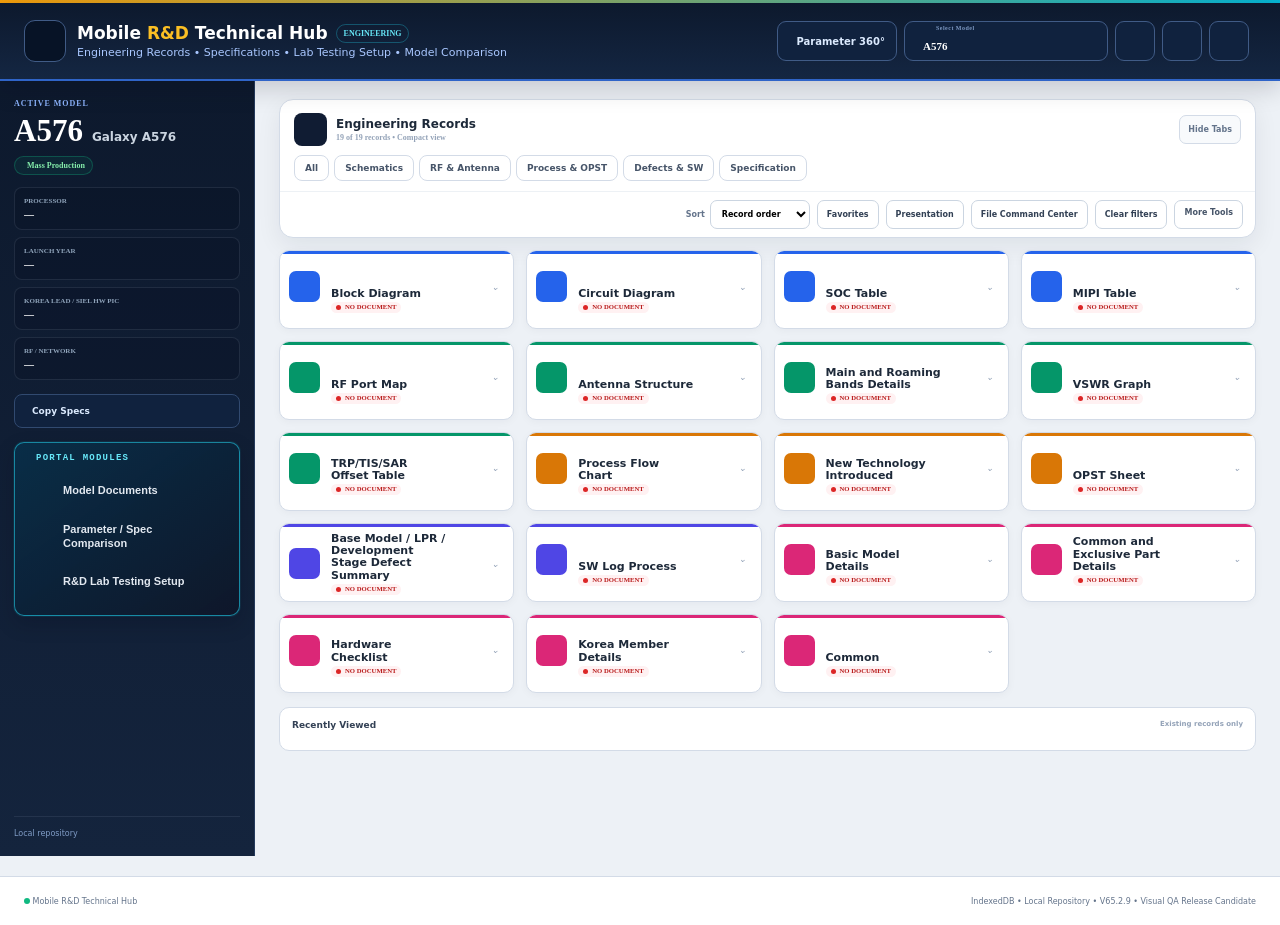
<file: visual_static.html>
<!doctype html><html><head><!DOCTYPE html>
<html lang="en" class="h-full">
<head>
  <meta charset="UTF-8">
  <meta name="viewport" content="width=device-width, initial-scale=1.0">
  <meta name="description" content="Mobile R&D Technical Hub — engineering records, specifications, lab testing setup and model comparison">
  <title>Mobile R&D Technical Hub</title>

  
  
  
  
  
  
  
  
  
</head>

<style>:root{--navy:#0b1220;--navy2:#14233d;--accent:#2f64c8;--accent-soft:#eef5ff;--bg:#edf1f6;--card:#fff;--border:#d3dbe7;--text:#1d2939;--muted:#64748b;--good:#16a34a;--warn:#d97706;--bad:#dc2626;--shadow:0 8px 24px rgba(15,23,42,.07);--radius:12px;--collapsed-card:65px}
*{box-sizing:border-box}html{scroll-behavior:smooth}body{margin:0;font-family:Inter,system-ui,sans-serif;background:var(--bg);color:var(--text)}button,input,select,textarea{font:inherit}.hidden{display:none!important}.top-accent{height:3px;background:linear-gradient(90deg,#f59e0b,#06b6d4,#6366f1,#f59e0b);background-size:300% 100%;animation:flow 7s ease infinite}@keyframes flow{50%{background-position:100% 50%}}
.app-container{width:100%;max-width:2400px;margin:auto;padding-left:24px;padding-right:24px}.app-header{background:linear-gradient(180deg,#0d192d,#142642);color:#fff;position:sticky;top:0;z-index:40;border-bottom:2px solid #2f64c8;box-shadow:0 7px 24px rgba(2,8,23,.18)}.header-inner{min-height:76px;display:flex;align-items:center;justify-content:space-between;gap:18px}.brand{display:flex;align-items:center;gap:11px;min-width:0}.brand-mark{width:42px;height:42px;border-radius:11px;display:grid;place-items:center;background:#071326;border:1px solid #405b86;color:#67e8f9;flex:none}.brand-title{margin:0;font-size:17px;font-weight:800;white-space:nowrap;overflow:hidden;text-overflow:ellipsis}.brand-title span{color:#fbbf24}.brand-subtitle{margin:3px 0 0;font-size:11px;color:#a9c7ff}.env-badge{font:700 8px "JetBrains Mono";color:#67e8f9;border:1px solid rgba(34,211,238,.3);padding:4px 7px;border-radius:999px;white-space:nowrap}.header-actions{display:flex;align-items:center;gap:7px;min-width:0}.header-module-btn,.header-icon-btn{height:40px;border:1px solid #405b86;border-radius:9px;background:#10223e;color:#dbeafe;cursor:pointer}.header-module-btn{padding:0 11px;display:inline-flex;align-items:center;gap:7px;font-size:10px;font-weight:800}.header-icon-btn{width:40px}.model-picker-search{position:relative;height:40px;min-width:190px;display:flex;align-items:center;gap:7px;padding:0 9px;background:#10223e;border:1px solid #405b86;border-radius:9px}.model-picker-caption{position:absolute;top:3px;left:31px;font:700 6px "JetBrains Mono";color:#7f9bc5;letter-spacing:.08em}.model-picker-search>i{color:#67e8f9;font-size:11px}.model-picker-search input{width:100%;height:34px;padding:9px 28px 0 2px;border:0;outline:0;background:transparent;color:#fff;font:800 11px "JetBrains Mono"}.model-picker-toggle{position:absolute;right:4px;border:0;background:transparent;color:#94a3b8;cursor:pointer}.model-picker-menu{position:absolute;top:45px;right:0;width:290px;max-height:360px;overflow:auto;background:#fff;border:1px solid var(--border);border-radius:10px;box-shadow:0 20px 45px rgba(2,8,23,.2);z-index:80;padding:6px}.model-picker-menu.hidden{display:none}.model-picker-label{padding:7px 9px;font:800 8px "JetBrains Mono";color:#64748b}.model-picker-option{width:100%;display:grid;grid-template-columns:65px 1fr;text-align:left;gap:8px;padding:9px;border:0;background:#fff;border-radius:7px;cursor:pointer}.model-picker-option:hover,.model-picker-option.active{background:#eef5ff}.model-picker-code{font:800 10px "JetBrains Mono";color:#2f64c8}.model-picker-name{font-size:10px;color:#334155}.model-picker-empty{padding:14px;color:#64748b;font-size:10px}
.workspace-shell{display:flex;min-height:calc(100vh - 125px)}.model-sidebar{width:255px;flex:0 0 255px;background:linear-gradient(180deg,#0d192d,#14243d);color:#e2e8f0;padding:18px 14px;display:flex;flex-direction:column;gap:14px;border-right:1px solid #253a5b}.sidebar-kicker{font:800 8px "JetBrains Mono";color:#8db5ff;letter-spacing:.12em}.sidebar-model-identity{display:flex;align-items:baseline;gap:9px;margin-top:5px;flex-wrap:wrap}.sidebar-model-code{font:800 31px "JetBrains Mono";color:#fff}.sidebar-model-name{font-size:12px;font-weight:700;color:#cbd5e1}.status-pill{display:inline-flex;align-items:center;gap:5px;width:max-content;margin-top:7px;padding:4px 7px;border-radius:999px;color:#86efac;background:rgba(16,185,129,.08);border:1px solid rgba(16,185,129,.3);font:700 8px "JetBrains Mono"}.status-pill i{font-size:5px}.sidebar-telemetry{display:grid;gap:7px}.sidebar-metric{padding:9px;border:1px solid rgba(148,163,184,.15);background:rgba(2,8,23,.18);border-radius:8px;min-width:0}.sidebar-metric span{display:block;font:700 7px "JetBrains Mono";color:#8fa3ba}.sidebar-metric strong{display:block;margin-top:4px;font:700 10px "JetBrains Mono";color:#fff;white-space:nowrap;overflow:hidden;text-overflow:ellipsis}.sidebar-actions{padding-top:2px}.sidebar-action,.sidebar-module-btn{width:100%;min-height:34px;border:1px solid #314a70;background:#10223e;color:#dbeafe;border-radius:8px;cursor:pointer;text-align:left;padding:0 9px;display:flex;align-items:center;gap:8px;font-size:9px;font-weight:800}.sidebar-module-btn{margin-top:5px}.sidebar-action:hover,.sidebar-module-btn:hover{border-color:#5f8bd0;background:#18345d}.sidebar-module-title{font:800 7px "JetBrains Mono";color:#7f9bc5;letter-spacing:.1em}.sidebar-footer{margin-top:auto;display:flex;justify-content:space-between;align-items:center;color:#7f9bc5;font-size:8px;border-top:1px solid rgba(148,163,184,.13);padding-top:12px}.sidebar-collapse-btn{border:0;background:transparent;color:#8db5ff;cursor:pointer}.sidebar-collapsed .model-sidebar{width:64px;flex-basis:64px;padding:18px 8px}.sidebar-collapsed .model-sidebar .sidebar-model-name,.sidebar-collapsed .model-sidebar .sidebar-kicker,.sidebar-collapsed .model-sidebar .status-pill,.sidebar-collapsed .model-sidebar .sidebar-metric span,.sidebar-collapsed .model-sidebar .sidebar-metric strong,.sidebar-collapsed .model-sidebar .sidebar-action span,.sidebar-collapsed .model-sidebar .sidebar-module-title,.sidebar-collapsed .model-sidebar .sidebar-module-btn span,.sidebar-collapsed .model-sidebar .sidebar-footer span{display:none}.sidebar-collapsed .sidebar-metric,.sidebar-collapsed .sidebar-action,.sidebar-collapsed .sidebar-module-btn{justify-content:center}.sidebar-collapsed .sidebar-model-code{font-size:16px}
.records-control-panel{background:#fff;border:1px solid var(--border);border-radius:14px;box-shadow:var(--shadow);overflow:visible}.records-control-main{padding:13px 14px 8px}.engineering-records-heading-row{display:flex;align-items:center;justify-content:space-between;gap:10px}.section-heading{display:flex;align-items:center;gap:9px}.section-icon{width:33px;height:33px;border-radius:8px;background:#101c33;color:#fff;display:grid;place-items:center;font-size:11px}.section-heading h2{margin:0;font-size:12px;font-weight:800}.section-heading p{margin:2px 0 0;font:600 8px "JetBrains Mono";color:#94a3b8}.records-tabs-toggle{border:1px solid var(--border);background:#f8fafc;border-radius:7px;height:29px;padding:0 8px;font-size:8px;font-weight:800;color:#64748b;cursor:pointer}.engineering-records-tabs-row{margin-top:9px}.engineering-records-tabs-row.tabs-hidden{display:none}.category-tabs{display:flex;gap:5px;overflow:auto;padding-bottom:2px}.cat-btn{white-space:nowrap;border:1px solid var(--border);background:#fff;color:#475569;border-radius:8px;padding:7px 10px;font-size:9px;font-weight:800;cursor:pointer}.cat-btn.active{background:#101c33;color:#fff;border-color:#101c33}.records-control-tools{border-top:1px solid #edf1f5;padding:8px 12px}.data-tools{display:flex;justify-content:flex-end;gap:8px;align-items:center}.tool-group{display:flex;gap:7px;align-items:center;flex-wrap:wrap}.tool-btn{height:29px;border:1px solid #cbd5e1;background:#fff;border-radius:7px;color:#334155;padding:0 9px;font-size:8px;font-weight:800;cursor:pointer}.tool-btn:hover,.tool-btn.active{border-color:var(--accent);color:var(--accent);background:var(--accent-soft)}.tool-select{display:flex;align-items:center;gap:5px;font-size:8px;font-weight:800;color:#64748b}.tool-select select{height:29px;border:1px solid #cbd5e1;border-radius:7px;background:#fff;padding:0 7px;font-size:8px}.records-more-tools{position:relative}.records-more-tools summary{list-style:none;height:29px;border:1px solid #cbd5e1;border-radius:7px;padding:7px 9px;font-size:8px;font-weight:800;color:#475569;cursor:pointer}.records-more-menu{position:absolute;right:0;top:34px;background:#fff;border:1px solid var(--border);border-radius:8px;padding:6px;box-shadow:0 15px 35px rgba(2,8,23,.15);z-index:20;display:grid;gap:5px;min-width:160px}.active-filters{display:flex;gap:6px;align-items:center;flex-wrap:wrap;margin:9px 0}.filter-chip{padding:5px 8px;border-radius:7px;background:#e0f2fe;color:#075985;font-size:8px;font-weight:800}
.records-grid{display:grid;grid-template-columns:repeat(5,minmax(0,1fr));gap:12px;margin-top:12px;align-items:start}.record-card{position:relative;min-width:0;background:var(--card);border:1px solid var(--border);border-radius:10px;box-shadow:0 2px 8px rgba(15,23,42,.04);overflow:hidden;align-self:start;transition:box-shadow .16s ease,border-color .16s ease,transform .16s ease}.record-card:hover{box-shadow:0 10px 24px rgba(15,23,42,.1);border-color:#b9c7da}.record-card:focus-visible{outline:3px solid rgba(47,100,200,.18)}.record-stripe{height:3px}.record-collapsed-face{min-height:var(--collapsed-card);height:auto;display:grid;grid-template-columns:31px minmax(0,1fr) auto 22px 16px;align-items:center;gap:7px;padding:5px 8px}.record-icon{width:31px;height:31px;border-radius:7px;color:#fff;display:grid;place-items:center;font-size:10px}.record-title-only{min-width:0;font-size:10px;font-weight:800;line-height:1.15;display:block;overflow-wrap:anywhere;overflow:hidden}.record-status{display:inline-flex;align-items:center;gap:4px;max-width:115px;padding:4px 5px;border-radius:999px;background:#f8fafc;color:#64748b;font:700 7px "JetBrains Mono";white-space:nowrap;overflow:hidden;text-overflow:ellipsis}.record-status.all-present{color:#15803d;background:#f0fdf4}.record-status.partial{color:#b45309;background:#fffbeb}.record-status.all-missing{color:#b91c1c;background:#fff1f2}.status-dot{width:5px;height:5px;border-radius:50%;background:var(--bad);flex:none}.status-dot.present{background:var(--good)}.favorite-btn{border:0;background:transparent;color:#94a3b8;cursor:pointer;padding:2px}.favorite-btn.active{color:#f59e0b}.expand-cue{color:#94a3b8;font-size:9px;display:grid;place-items:center}.record-card.is-expanded .expand-cue{transform:rotate(180deg)}.record-expanded-panel{border-top:1px solid #e5eaf0;padding:10px;display:flex;flex-direction:column;gap:9px;background:#fbfcfe}.expanded-summary{display:flex;flex-wrap:wrap;gap:5px 10px;font:700 8px "JetBrains Mono";color:#64748b}.inline-preview{min-height:0;width:100%;overflow:hidden;border:1px solid #e1e7ef;border-radius:8px;background:#fff}.inline-preview:empty{display:none}.inline-preview-toolbar{display:flex;justify-content:space-between;gap:8px;padding:6px 8px;background:#f8fafc;border-bottom:1px solid #e5e7eb;font-size:7px;color:#64748b}.inline-preview-frame{display:block;width:100%;height:280px;border:0}.inline-preview-text{max-height:220px;overflow:auto;margin:0;padding:10px;white-space:pre-wrap;font:8px/1.45 "JetBrains Mono"}.inline-preview-empty,.inline-preview-loading,.inline-preview-unsupported{display:flex;align-items:center;gap:8px;padding:12px;font-size:8px;color:#64748b}.expanded-file-list{display:flex;flex-direction:column;gap:7px}.expanded-file-entry{border:1px solid #dfe7ef;border-radius:8px;background:#fff;padding:8px;min-width:0}.expanded-file-header{display:flex;justify-content:space-between;gap:8px;align-items:flex-start}.expanded-file-title{font-size:9px;font-weight:800;overflow-wrap:anywhere}.expanded-file-meta{margin-top:3px;font-size:7px;color:#64748b}.expanded-file-actions{display:flex;gap:5px;flex-wrap:wrap;margin-top:7px}.mini-file-action,.expanded-upload-action{height:25px;padding:0 7px;border:1px solid #cbd5e1;background:#fff;border-radius:6px;font-size:7px;font-weight:800;color:#475569;cursor:pointer}.mini-file-action:hover,.expanded-upload-action:hover{border-color:var(--record-accent);color:var(--record-accent)}.version-history{margin-top:7px;border-top:1px dashed #cbd5e1;padding-top:7px;display:flex;flex-direction:column;gap:5px}.version-history-head{display:flex;justify-content:space-between;gap:8px;font:800 7px "JetBrains Mono";color:#64748b}.version-row{display:grid;grid-template-columns:auto minmax(0,1fr) auto auto;gap:6px;align-items:center;border:1px solid #e3e8ef;border-radius:7px;padding:6px;background:#f8fafc;min-width:0}.version-badge{font:800 7px "JetBrains Mono";padding:3px 5px;border-radius:5px;background:#e2e8f0;color:#334155}.version-name{min-width:0;font-size:8px;font-weight:800;overflow-wrap:anywhere}.version-size,.version-note{font-size:7px;color:#64748b;overflow-wrap:anywhere}.version-actions{display:flex;gap:4px}.expanded-footer{display:flex;flex-wrap:wrap;gap:7px;padding-top:2px}.text-action{border:0;background:transparent;color:#64748b;font-size:8px;font-weight:800;cursor:pointer}.text-action:hover{color:var(--accent)}.empty-state{grid-column:1/-1;text-align:center;padding:60px 20px;color:#64748b}.recent-panel{margin:16px 0;padding:12px;background:#fff;border:1px solid var(--border);border-radius:10px}.recent-heading{display:flex;justify-content:space-between;gap:8px;font-size:9px;font-weight:800;color:#334155;margin-bottom:8px}.recent-heading small{color:#94a3b8;font-size:7px}.recent-list{display:flex;gap:7px;overflow:auto}.recent-item{min-width:190px;text-align:left;border:1px solid #e2e8f0;background:#f8fafc;border-radius:8px;padding:8px;cursor:pointer}.recent-item span{display:block;font:700 7px "JetBrains Mono";color:var(--accent)}.recent-item strong{display:block;margin-top:3px;font-size:8px;color:#334155}.app-footer{background:#fff;border-top:1px solid var(--border);margin-top:20px}.footer-inner{height:48px;display:flex;justify-content:space-between;align-items:center;color:#64748b;font-size:8px}.online-dot{display:inline-block;width:6px;height:6px;border-radius:50%;background:#10b981}
.modal{position:fixed;inset:0;z-index:100;display:grid;place-items:center;padding:18px}.modal.hidden{display:none}.modal-backdrop{position:absolute;inset:0;background:rgba(2,8,23,.67);backdrop-filter:blur(5px)}.modal-panel{position:relative;width:100%;max-height:calc(100vh - 36px);overflow:auto;background:#fff;border:1px solid var(--border);border-radius:15px;box-shadow:0 25px 70px rgba(2,8,23,.28);padding:22px}.modal-sm{max-width:390px}.modal-md{max-width:620px}.modal-lg{max-width:760px}.modal-xl{max-width:1100px}.modal-close{position:absolute;right:14px;top:13px;border:0;background:transparent;color:#94a3b8;cursor:pointer;font-size:15px;z-index:2}.modal-heading{display:flex;gap:10px;align-items:center;margin-bottom:18px}.modal-icon{width:38px;height:38px;border-radius:10px;background:#0f172a;color:#22d3ee;display:grid;place-items:center}.modal-panel h2{margin:0;font-size:14px;font-weight:800}.modal-description{margin:3px 0 0;font-size:9px;color:#64748b}.form-label{display:block;margin:12px 0 5px;font-size:9px;font-weight:800;color:#334155}.form-input{width:100%;height:37px;border:1px solid #cbd5e1;border-radius:8px;background:#f8fafc;padding:0 10px;font-size:10px;outline:0}.form-input:focus{background:#fff;border-color:var(--accent);box-shadow:0 0 0 3px rgba(47,100,200,.1)}.form-grid-2{display:grid;grid-template-columns:1fr 1fr;gap:10px}.modal-actions{display:flex;justify-content:flex-end;gap:7px;margin-top:18px;padding-top:14px;border-top:1px solid #edf1f5}.btn{height:34px;border-radius:8px;padding:0 11px;display:inline-flex;align-items:center;justify-content:center;gap:7px;border:0;cursor:pointer;font-size:9px;font-weight:800}.btn-dark{background:#1e293b;color:#e2e8f0}.btn-cyan{background:#2f64c8;color:#fff}.btn-light{background:#f8fafc;color:#334155;border:1px solid #cbd5e1}.btn-danger{background:#fff1f2;color:#be123c;border:1px solid #fecdd3}.drop-zone{border:1.5px dashed #cbd5e1;background:#f8fafc;border-radius:11px;min-height:135px;display:flex;flex-direction:column;align-items:center;justify-content:center;gap:5px;margin-top:12px;cursor:pointer;text-align:center}.drop-zone>i{font-size:25px;color:#2f64c8}.upload-progress{height:6px;background:#e2e8f0;border-radius:999px;margin-top:10px;overflow:hidden}.upload-progress>div{height:100%;width:0;background:#2f64c8}.settings-list{border:1px solid #e2e8f0;border-radius:10px;overflow:hidden}.setting-row{display:flex;align-items:center;justify-content:space-between;gap:12px;padding:13px;border-bottom:1px solid #e2e8f0}.setting-row:last-child{border-bottom:0}.setting-row strong,.setting-row small{display:block}.setting-row strong{font-size:10px}.setting-row small{font-size:8px;color:#94a3b8;margin-top:2px}.settings-select{height:32px;border:1px solid #cbd5e1;border-radius:7px;background:#fff;padding:0 8px;font-size:9px;font-weight:700}.settings-danger{margin-top:14px;padding:13px;border:1px solid #fecdd3;background:#fff7f7;border-radius:10px;display:flex;align-items:center;justify-content:space-between;gap:10px}.settings-danger strong{display:block;font-size:9px}.settings-danger small{display:block;font-size:8px;color:#9f1239;margin-top:3px}.settings-section-title{font:800 7px "JetBrains Mono";letter-spacing:.12em;color:#94a3b8;padding:8px 13px 4px}.setting-info{display:flex;gap:8px;align-items:center;background:#f8fafc;border:1px solid #e2e8f0;border-radius:8px;padding:9px;font-size:8px;color:#64748b}.shortcut-grid{display:grid;grid-template-columns:1fr 1fr;gap:6px;padding:10px 13px;font-size:8px;color:#64748b}.shortcut-grid span{display:flex;gap:5px;align-items:center}.shortcut-grid kbd{padding:3px 5px;border:1px solid #cbd5e1;border-radius:4px;background:#f8fafc}.toast-container{position:fixed;right:18px;bottom:18px;z-index:200;display:flex;flex-direction:column;gap:8px}.toast{min-width:260px;max-width:420px;background:#0f172a;color:#fff;border-radius:9px;padding:10px 12px;font-size:9px;box-shadow:0 15px 35px rgba(2,8,23,.2)}
.file-center-toolbar{display:grid;grid-template-columns:minmax(0,1fr) 170px auto auto;gap:7px;align-items:center;margin-bottom:10px}.file-center-search{position:relative}.file-center-search i{position:absolute;left:9px;top:10px;color:#94a3b8;font-size:10px}.file-center-search input{width:100%;height:35px;border:1px solid #cbd5e1;border-radius:8px;padding:0 10px 0 28px}.file-center-layout{display:grid;grid-template-columns:minmax(0,1fr) 230px;gap:12px}.file-center-list{display:flex;flex-direction:column;gap:7px}.file-center-row{border:1px solid #dfe7ef;border-radius:8px;padding:9px;background:#fff}.file-center-recent{border-left:1px solid #e2e8f0;padding-left:12px}.file-center-side-title{font-size:9px;font-weight:800;margin-bottom:8px}.file-preview-body{min-height:420px;background:#f8fafc;border:1px solid #e2e8f0;border-radius:9px;overflow:auto}.file-preview-body iframe{width:100%;height:65vh;border:0}.file-preview-body img{display:block;max-width:100%;max-height:65vh;margin:auto}.file-preview-body pre{padding:12px;white-space:pre-wrap;font:9px/1.45 "JetBrains Mono"}.presentation-panel{max-width:900px;width:min(900px,calc(100vw - 32px));min-height:420px;display:flex;flex-direction:column;justify-content:space-between}.presentation-content h2{font-size:32px;line-height:1.1;margin:15px 0 8px}.presentation-code{font:800 10px "JetBrains Mono";color:var(--accent)}.presentation-category{font-size:10px;font-weight:800;color:#64748b;text-transform:uppercase}.presentation-tags{display:flex;gap:6px;flex-wrap:wrap;margin:20px 0}.presentation-file{display:grid;grid-template-columns:1fr auto;gap:8px;padding:14px;border:1px solid #e2e8f0;background:#f8fafc;border-radius:9px;font-size:9px}.presentation-nav{display:flex;justify-content:space-between;border-top:1px solid #e2e8f0;padding-top:12px}
body[data-theme="dark"]{--bg:#0b1120;--card:#111827;--text:#e2e8f0;--border:#26364b;--muted:#94a3b8;background:var(--bg);color:var(--text)}body[data-theme="dark"] .records-control-panel,body[data-theme="dark"] .recent-panel,body[data-theme="dark"] .app-footer,body[data-theme="dark"] .record-card{background:#111827;border-color:#26364b}body[data-theme="dark"] .section-heading h2,body[data-theme="dark"] .record-title-only,body[data-theme="dark"] .expanded-file-title{color:#f8fafc}body[data-theme="dark"] .cat-btn,body[data-theme="dark"] .tool-btn,body[data-theme="dark"] .records-tabs-toggle,body[data-theme="dark"] .file-center-row,body[data-theme="dark"] .expanded-file-entry,body[data-theme="dark"] .version-row{background:#172033;color:#cbd5e1;border-color:#334155}body[data-theme="dark"] .modal-panel{background:#111827;color:#e2e8f0;border-color:#334155}body[data-theme="dark"] .form-input,body[data-theme="dark"] .settings-select{background:#172033;color:#f8fafc;border-color:#334155}
body[data-density="compact"] .records-grid{gap:8px}body[data-density="compact"] .record-collapsed-face{--collapsed-card:58px;min-height:58px;height:auto}.no-motion *{animation:none!important;transition:none!important}
@media(max-width:1500px){.records-grid{grid-template-columns:repeat(4,minmax(0,1fr))}}@media(max-width:1150px){.records-grid{grid-template-columns:repeat(3,minmax(0,1fr))}.model-sidebar{width:220px;flex-basis:220px}.header-module-btn span{display:none}.model-picker-search{min-width:160px}}@media(max-width:850px){.workspace-shell{display:block}.model-sidebar{width:auto;display:grid;grid-template-columns:1fr 1fr;gap:10px}.sidebar-footer{grid-column:1/-1}.records-grid{grid-template-columns:repeat(2,minmax(0,1fr))}.header-inner{flex-wrap:wrap;padding-top:9px;padding-bottom:9px}.brand{width:100%}.header-actions{width:100%;overflow:auto}.file-center-layout{grid-template-columns:1fr}.file-center-recent{border-left:0;border-top:1px solid #e2e8f0;padding:10px 0}.file-center-toolbar{grid-template-columns:1fr 1fr}.file-center-toolbar .file-center-search{grid-column:1/-1}}@media(max-width:560px){.app-container{padding-left:12px;padding-right:12px}.records-grid{grid-template-columns:1fr}.model-sidebar{grid-template-columns:1fr}.form-grid-2{grid-template-columns:1fr}.shortcut-grid{grid-template-columns:1fr}.file-center-toolbar{grid-template-columns:1fr}.record-collapsed-face{grid-template-columns:30px minmax(0,1fr) 16px 15px}.record-status{display:none}.version-row{grid-template-columns:auto minmax(0,1fr) auto}.version-note{grid-column:2}.version-actions{grid-column:3;grid-row:1 / span 2}.presentation-content h2{font-size:25px}}

/* V65.2.4 FINAL VISUAL/UX: balanced compact ALL cards.
   Status is secondary information and never consumes half of the title lane. */
body[data-record-view="all"] .records-grid .record-card:not(.is-expanded) .record-collapsed-face{
  grid-template-columns:34px minmax(0,1fr) 22px 18px !important;
  grid-template-rows:minmax(0,1fr) auto !important;
  column-gap:8px !important; row-gap:2px !important;
  min-height:65px !important; height:auto !important; padding:6px 9px !important;
}
body[data-record-view="all"] .records-grid .record-card:not(.is-expanded) .record-icon{grid-column:1 !important;grid-row:1 / span 2 !important;}
body[data-record-view="all"] .records-grid .record-card:not(.is-expanded) .record-title-only{
  grid-column:2 !important; grid-row:1 !important; align-self:end !important;
  display:block !important; overflow-wrap:anywhere !important; white-space:normal !important;
  overflow:visible !important; text-overflow:clip !important;
  font-size:11px !important; line-height:1.12 !important;
  padding-right:2px !important;
}
body[data-record-view="all"] .records-grid .record-card:not(.is-expanded) .record-status{
  grid-column:2 !important; grid-row:2 !important; justify-self:start !important; align-self:start !important;
  width:max-content !important; max-width:100% !important;
  font-size:6.7px !important; line-height:1 !important; padding:2px 5px !important;
}
body[data-record-view="all"] .records-grid .record-card:not(.is-expanded) .favorite-btn{grid-column:3 !important;grid-row:1 / span 2 !important;align-self:center !important;}
body[data-record-view="all"] .records-grid .record-card:not(.is-expanded) .expand-cue{grid-column:4 !important;grid-row:1 / span 2 !important;align-self:center !important;}

/* Explicit version actions: icon + readable text. */
.version-actions{display:flex !important;gap:4px !important;flex-wrap:wrap !important;justify-content:flex-end !important;}
.mini-file-action{width:auto !important;min-width:68px !important;height:23px !important;padding:0 7px !important;gap:4px !important;font-size:7px !important;font-weight:850 !important;white-space:nowrap !important;}
.mini-file-action span{display:inline !important;}
@media(max-width:900px){.mini-file-action{min-width:64px !important;padding:0 6px !important;font-size:6.7px !important;}}
/* V65.2.4 FINAL MOBILE VISUAL FIX: keep document status readable on phones. */
@media(max-width:500px){
  body[data-record-view="all"] .records-grid .record-card:not(.is-expanded) .record-collapsed-face{
    grid-template-columns:32px minmax(0,1fr) 20px 16px !important;
    grid-template-rows:minmax(0,1fr) auto !important;
    min-height:70px !important;
    height:auto !important;
    padding:6px 8px !important;
    row-gap:3px !important;
  }
  body[data-record-view="all"] .records-grid .record-card:not(.is-expanded) .record-title-only{
    grid-column:2 !important;grid-row:1 !important;
    font-size:10px !important;line-height:1.12 !important;
    display:block !important;overflow:visible !important;
  }
  body[data-record-view="all"] .records-grid .record-card:not(.is-expanded) .record-status{
    grid-column:2 !important;grid-row:2 !important;
    display:inline-flex !important;justify-self:start !important;
    max-width:100% !important;font-size:6.4px !important;
  }
  body[data-record-view="all"] .records-grid .record-card:not(.is-expanded) .record-status span:last-child{display:inline !important;}
}
.expanded-file-title .expanded-status{margin-left:6px !important;}
.expanded-file-title .version-count{margin-left:3px !important;}

/* V65.2.5 VISUAL BALANCE PATCH
   Equal card rows + aligned internal content + remove vertical workspace centering. */
.workspace-shell > .app-container{
  margin:0 !important;
  align-self:stretch !important;
  padding-top:18px !important;
  padding-bottom:26px !important;
}

.records-grid{
  align-items:stretch !important;
  grid-auto-rows:1fr;
}

.record-card{
  height:100% !important;
  display:flex !important;
  flex-direction:column !important;
}

.record-collapsed-face{
  flex:0 0 auto !important;
}

.record-card.is-expanded .record-expanded-panel{
  flex:1 1 auto !important;
  min-height:0 !important;
}

.record-card.is-expanded .expanded-footer{
  margin-top:auto !important;
}

/* Group cards: each grid row shares one visual baseline. */
body[data-record-view="group"] .records-grid{
  align-items:stretch !important;
}
body[data-record-view="group"] .records-grid .record-card.is-group-view{
  height:100% !important;
}
body[data-record-view="group"] .records-grid .record-card.is-group-view .record-expanded-panel{
  flex:1 1 auto !important;
}
body[data-record-view="group"] .records-grid .record-card.is-group-view .expanded-footer{
  margin-top:auto !important;
  padding-top:12px !important;
}

/* Keep the card header geometry identical across records. */
.record-collapsed-face{
  min-height:65px !important;
  grid-template-columns:34px minmax(0,1fr) auto 22px 16px !important;
  align-items:center !important;
}
.record-title-only{
  min-width:0 !important;
  overflow-wrap:anywhere !important;
}
.record-status{
  flex:none !important;
}

.recent-panel{
  margin-top:14px !important;
}

@media(max-width:850px){
  .workspace-shell > .app-container{
    margin:0 !important;
    padding-top:14px !important;
  }
  .records-grid{
    grid-auto-rows:auto !important;
  }
  .record-card{
    height:auto !important;
  }
}

/* V65.2.7 CARD TITLE / STATUS BALANCE
   Give record titles the primary horizontal lane. Missing-document status stays
   on the far-right edge and never squeezes the title into awkward word breaks. */
body[data-record-view="group"] .records-grid .record-card.is-group-view .record-collapsed-face{
  position:relative !important;
  grid-template-columns:34px minmax(0,1fr) 22px 16px !important;
  grid-template-rows:minmax(0,1fr) !important;
  column-gap:9px !important;
  min-height:68px !important;
  padding:7px 9px !important;
  align-items:center !important;
}
body[data-record-view="group"] .records-grid .record-card.is-group-view .record-icon{
  grid-column:1 !important;
  grid-row:1 !important;
  align-self:center !important;
}
body[data-record-view="group"] .records-grid .record-card.is-group-view .record-title-only{
  grid-column:2 !important;
  grid-row:1 !important;
  min-width:0 !important;
  max-width:none !important;
  padding-right:2px !important;
  white-space:normal !important;
  overflow:hidden !important;
  overflow-wrap:normal !important;
  word-break:normal !important;
  text-overflow:clip !important;
  display:-webkit-box !important;
  -webkit-box-orient:vertical !important;
  -webkit-line-clamp:2 !important;
  line-clamp:2 !important;
  font-size:10px !important;
  line-height:1.12 !important;
  align-self:center !important;
}
body[data-record-view="group"] .records-grid .record-card.is-group-view .record-status{
  position:absolute !important;
  right:34px !important;
  top:50% !important;
  transform:translateY(-50%) !important;
  width:auto !important;
  max-width:70px !important;
  padding:3px 5px !important;
  font-size:6px !important;
  line-height:1 !important;
  z-index:2 !important;
}
body[data-record-view="group"] .records-grid .record-card.is-group-view .record-title-only{
  padding-right:74px !important;
}
body[data-record-view="group"] .records-grid .record-card.is-group-view .favorite-btn{
  grid-column:3 !important;
  grid-row:1 !important;
  z-index:3 !important;
  align-self:center !important;
}
body[data-record-view="group"] .records-grid .record-card.is-group-view .expand-cue{
  grid-column:4 !important;
  grid-row:1 !important;
  z-index:3 !important;
  align-self:center !important;
}

/* In the expanded group area, keep the human-readable missing state secondary
   and right aligned instead of consuming the main content width. */
body[data-record-view="group"] .records-grid .record-card.is-group-view .slot-missing-note{
  display:flex !important;
  justify-content:flex-end !important;
  align-items:center !important;
  width:100% !important;
  margin-top:6px !important;
  padding:4px 0 !important;
  background:transparent !important;
  color:#991b1b !important;
  font-size:7.5px !important;
  font-weight:800 !important;
  text-align:right !important;
}

/* The expanded file title is always given the full content lane; its status
   badge is the right-most element. */
body[data-record-view="group"] .records-grid .record-card.is-group-view .expanded-file-title{
  display:grid !important;
  grid-template-columns:16px minmax(0,1fr) auto !important;
  align-items:center !important;
  column-gap:6px !important;
}
body[data-record-view="group"] .records-grid .record-card.is-group-view .expanded-file-title > span:first-of-type{
  min-width:0 !important;
  overflow-wrap:normal !important;
  word-break:normal !important;
  white-space:normal !important;
}
body[data-record-view="group"] .records-grid .record-card.is-group-view .expanded-file-title .expanded-status{
  margin-left:0 !important;
  justify-self:end !important;
}

@media(max-width:560px){
  body[data-record-view="group"] .records-grid .record-card.is-group-view .record-collapsed-face{
    min-height:66px !important;
    grid-template-columns:32px minmax(0,1fr) 18px 15px !important;
    padding:6px 8px !important;
  }
  body[data-record-view="group"] .records-grid .record-card.is-group-view .record-title-only{
    font-size:9.5px !important;
    padding-right:66px !important;
  }
  body[data-record-view="group"] .records-grid .record-card.is-group-view .record-status{
    right:30px !important;
    max-width:64px !important;
  }
}

/* V65.2.7.1 FINAL GROUP TITLE READABILITY
   Long group titles may use up to four natural lines; no ellipsis or forced word splitting. */
body[data-record-view="group"] .records-grid .record-card.is-group-view .record-title-only{
  -webkit-line-clamp:unset !important;
  line-clamp:unset !important;
  display:block !important;
  max-height:4.6em !important;
  overflow:hidden !important;
  overflow-wrap:normal !important;
  word-break:normal !important;
  white-space:normal !important;
  text-overflow:clip !important;
  line-height:1.12 !important;
}

/* V65.2.8 BASE-REFERENCE CARD STRUCTURE
   Preserve the approved All Records compact-card geometry. For group/detail cards,
   give the title a real content lane; status remains right-most without forcing
   words to break. Favorite/expand controls remain available as compact overlays. */
body[data-record-view="group"] .records-grid .record-card.is-group-view .record-collapsed-face{
  position:relative !important;
  display:grid !important;
  grid-template-columns:34px minmax(0,1fr) !important;
  grid-template-rows:auto !important;
  column-gap:10px !important;
  min-height:72px !important;
  padding:8px 9px !important;
  align-items:center !important;
}
body[data-record-view="group"] .records-grid .record-card.is-group-view .record-icon{
  grid-column:1 !important;
  grid-row:1 !important;
  align-self:center !important;
}
body[data-record-view="group"] .records-grid .record-card.is-group-view .record-title-only{
  grid-column:2 !important;
  grid-row:1 !important;
  min-width:0 !important;
  width:100% !important;
  max-width:none !important;
  padding:0 86px 0 0 !important;
  margin:0 !important;
  display:block !important;
  overflow:visible !important;
  white-space:normal !important;
  word-break:normal !important;
  overflow-wrap:normal !important;
  hyphens:none !important;
  text-overflow:clip !important;
  font-size:10px !important;
  line-height:1.18 !important;
  font-weight:800 !important;
}
body[data-record-view="group"] .records-grid .record-card.is-group-view .record-status{
  position:absolute !important;
  top:50% !important;
  right:34px !important;
  transform:translateY(-50%) !important;
  width:auto !important;
  max-width:76px !important;
  margin:0 !important;
  padding:3px 5px !important;
  font-size:6px !important;
  line-height:1 !important;
  white-space:nowrap !important;
  overflow:visible !important;
  text-overflow:clip !important;
  z-index:4 !important;
}
body[data-record-view="group"] .records-grid .record-card.is-group-view .favorite-btn{
  position:absolute !important;
  top:8px !important;
  right:8px !important;
  width:18px !important;
  height:18px !important;
  padding:0 !important;
  z-index:5 !important;
}
body[data-record-view="group"] .records-grid .record-card.is-group-view .expand-cue{
  display:none !important;
}
body[data-record-view="group"] .records-grid .record-card.is-group-view .slot-missing-note{
  display:flex !important;
  justify-content:flex-end !important;
  align-items:center !important;
  width:100% !important;
  margin-top:5px !important;
  padding:3px 0 !important;
  background:transparent !important;
  color:#991b1b !important;
  font-size:7.5px !important;
  font-weight:800 !important;
  text-align:right !important;
  white-space:nowrap !important;
}
body[data-record-view="group"] .records-grid .record-card.is-group-view .expanded-file-title{
  display:grid !important;
  grid-template-columns:16px minmax(0,1fr) auto !important;
  align-items:center !important;
  column-gap:6px !important;
}
body[data-record-view="group"] .records-grid .record-card.is-group-view .expanded-file-title > span:first-of-type{
  min-width:0 !important;
  overflow:visible !important;
  white-space:normal !important;
  word-break:normal !important;
  overflow-wrap:normal !important;
}
body[data-record-view="group"] .records-grid .record-card.is-group-view .expanded-file-title .expanded-status{
  margin-left:0 !important;
  justify-self:end !important;
  white-space:nowrap !important;
}
@media(max-width:560px){
  body[data-record-view="group"] .records-grid .record-card.is-group-view .record-collapsed-face{
    min-height:70px !important;
    grid-template-columns:32px minmax(0,1fr) !important;
    column-gap:8px !important;
    padding:7px 8px !important;
  }
  body[data-record-view="group"] .records-grid .record-card.is-group-view .record-title-only{
    font-size:9.5px !important;
    padding-right:72px !important;
  }
  body[data-record-view="group"] .records-grid .record-card.is-group-view .record-status{
    right:30px !important;
    max-width:64px !important;
  }
}

/* V65.2.9 FINAL APPROVED CARD GEOMETRY
   Based on the user's approved compact-card reference.
   Group/detail cards: title gets the real content lane, status is a small
   intrinsic-width right-side badge, and missing-document copy sits at the
   right of the document row instead of consuming the card body. */
body[data-record-view="group"] .records-grid .record-card.is-group-view .record-collapsed-face{
  position:relative !important;
  display:grid !important;
  grid-template-columns:34px minmax(0,1fr) auto !important;
  grid-template-rows:auto !important;
  column-gap:10px !important;
  row-gap:0 !important;
  min-height:76px !important;
  height:auto !important;
  padding:8px 9px !important;
  align-items:center !important;
}
body[data-record-view="group"] .records-grid .record-card.is-group-view .record-icon{
  grid-column:1 !important;
  grid-row:1 !important;
  align-self:center !important;
}
body[data-record-view="group"] .records-grid .record-card.is-group-view .record-title-only{
  grid-column:2 !important;
  grid-row:1 !important;
  min-width:0 !important;
  width:auto !important;
  max-width:none !important;
  padding:0 !important;
  margin:0 !important;
  display:block !important;
  overflow:visible !important;
  white-space:normal !important;
  word-break:normal !important;
  overflow-wrap:normal !important;
  hyphens:none !important;
  text-overflow:clip !important;
  font-size:10px !important;
  line-height:1.16 !important;
  font-weight:800 !important;
  align-self:center !important;
}
body[data-record-view="group"] .records-grid .record-card.is-group-view .record-status{
  grid-column:3 !important;
  grid-row:1 !important;
  position:static !important;
  transform:none !important;
  justify-self:end !important;
  align-self:center !important;
  width:max-content !important;
  max-width:78px !important;
  margin:0 !important;
  padding:3px 5px !important;
  font-size:6px !important;
  line-height:1 !important;
  white-space:nowrap !important;
  overflow:hidden !important;
  text-overflow:ellipsis !important;
  z-index:auto !important;
}
body[data-record-view="group"] .records-grid .record-card.is-group-view .favorite-btn{
  position:absolute !important;
  top:8px !important;
  right:6px !important;
  width:18px !important;
  height:18px !important;
  padding:0 !important;
  z-index:5 !important;
}
body[data-record-view="group"] .records-grid .record-card.is-group-view .expand-cue{
  display:none !important;
}

/* Group/detail document rows: the empty-state message is secondary and
   occupies only the right-most content lane. */
body[data-record-view="group"] .records-grid .record-card.is-group-view .expanded-file-main{
  min-width:0 !important;
  display:grid !important;
  grid-template-columns:minmax(0,1fr) auto !important;
  grid-template-rows:auto auto !important;
  column-gap:10px !important;
  row-gap:3px !important;
  align-items:center !important;
}
body[data-record-view="group"] .records-grid .record-card.is-group-view .expanded-file-title{
  grid-column:1 !important;
  grid-row:1 !important;
  display:grid !important;
  grid-template-columns:16px minmax(0,1fr) auto !important;
  align-items:center !important;
  min-width:0 !important;
  column-gap:6px !important;
  font-size:9px !important;
  line-height:1.15 !important;
  font-weight:800 !important;
}
body[data-record-view="group"] .records-grid .record-card.is-group-view .expanded-file-title > span:first-of-type{
  min-width:0 !important;
  overflow:visible !important;
  white-space:normal !important;
  word-break:normal !important;
  overflow-wrap:normal !important;
  text-overflow:clip !important;
}
body[data-record-view="group"] .records-grid .record-card.is-group-view .expanded-file-meta{
  grid-column:1 !important;
  grid-row:2 !important;
  min-width:0 !important;
  margin-top:0 !important;
}
body[data-record-view="group"] .records-grid .record-card.is-group-view .slot-missing-note{
  grid-column:2 !important;
  grid-row:1 / span 2 !important;
  justify-self:end !important;
  align-self:center !important;
  width:max-content !important;
  max-width:150px !important;
  margin:0 !important;
  padding:5px 8px !important;
  background:#fff1f2 !important;
  border:1px solid #fecdd3 !important;
  border-radius:7px !important;
  color:#991b1b !important;
  font-size:7px !important;
  line-height:1.2 !important;
  font-weight:800 !important;
  text-align:right !important;
  white-space:normal !important;
}

@media(max-width:560px){
  body[data-record-view="group"] .records-grid .record-card.is-group-view .record-collapsed-face{
    grid-template-columns:32px minmax(0,1fr) auto !important;
    min-height:72px !important;
    padding:7px 8px !important;
    column-gap:8px !important;
  }
  body[data-record-view="group"] .records-grid .record-card.is-group-view .record-title-only{
    font-size:9.5px !important;
    line-height:1.15 !important;
  }
  body[data-record-view="group"] .records-grid .record-card.is-group-view .record-status{
    max-width:66px !important;
  }
  body[data-record-view="group"] .records-grid .record-card.is-group-view .expanded-file-main{
    grid-template-columns:minmax(0,1fr) !important;
    grid-template-rows:auto auto auto !important;
  }
  body[data-record-view="group"] .records-grid .record-card.is-group-view .slot-missing-note{
    grid-column:1 !important;
    grid-row:3 !important;
    justify-self:end !important;
  }
}

/* V65.2.9.1: missing-state label is represented once, by the right-side
   "No document uploaded yet." message. Do not duplicate it beside the title. */
body[data-record-view="group"] .records-grid .record-card.is-group-view .expanded-file-title .expanded-status.missing{
  display:none !important;
}
body[data-record-view="group"] .records-grid .record-card.is-group-view .expanded-file-title{
  grid-template-columns:16px minmax(0,1fr) !important;
}

.lab-modal{max-width:1180px}.lab-hero{display:flex;justify-content:space-between;gap:20px;align-items:flex-start;padding:4px 0 18px}.lab-hero h2{font-size:26px;font-weight:800;margin:4px 0}.lab-hero p{color:#64748b}.lab-badge{font-size:10px;font-weight:800;letter-spacing:.12em;padding:8px 10px;border-radius:999px;background:#ecfeff;color:#0e7490}.lab-tabs{display:flex;gap:8px;flex-wrap:wrap;margin-bottom:12px}.lab-tab{border:1px solid #dbe3eb;background:#f8fafc;padding:9px 13px;border-radius:10px;font-size:12px;font-weight:800}.lab-tab.active{background:#0f172a;color:white;border-color:#0f172a}.lab-search{display:flex;align-items:center;gap:8px;border:1px solid #dbe3eb;background:white;border-radius:10px;padding:10px 12px;margin-bottom:18px}.lab-search input{border:0;outline:0;width:100%}.lab-grid{display:grid;grid-template-columns:repeat(2,minmax(0,1fr));gap:12px}.lab-card{display:flex;text-align:left;align-items:center;gap:12px;border:1px solid #e2e8f0;background:white;border-radius:14px;padding:15px;transition:.2s}.lab-card:hover{transform:translateY(-2px);box-shadow:0 12px 28px rgba(15,23,42,.08)}.lab-card-icon{width:42px;height:42px;display:grid;place-items:center;border-radius:11px;background:#eff6ff;color:#0369a1;flex:none}.lab-card strong{display:block;font-size:14px}.lab-card small{display:block;color:#64748b;font-size:11px;line-height:1.45;margin-top:3px}.lab-arrow{margin-left:auto;color:#94a3b8}.lab-kicker{font-size:10px;font-weight:900;letter-spacing:.12em;color:#0891b2}.lab-section-head{margin-bottom:14px}.lab-section-head h3{font-size:19px;font-weight:800}.lab-section-head p{font-size:12px;color:#64748b}.lab-trouble-list{display:grid;gap:10px}.lab-trouble{border:1px solid #e2e8f0;border-radius:13px;padding:15px;background:#fff}.lab-trouble h4{font-weight:800;display:flex;gap:8px;align-items:center}.lab-trouble h4 i{color:#d97706}.lab-trouble-cols{display:grid;grid-template-columns:1fr 1fr;gap:20px;margin-top:10px;font-size:12px;color:#475569}.lab-trouble ul{padding-left:18px}.lab-detail-hero{display:flex;gap:14px;align-items:center;margin:15px 0 20px}.lab-detail-hero h3{font-size:24px;font-weight:800}.lab-detail-grid{display:grid;grid-template-columns:1fr 1fr;gap:12px}.lab-detail-grid section{border:1px solid #e2e8f0;border-radius:12px;padding:16px;background:#fff}.lab-detail-grid h4{font-weight:800;margin-bottom:6px}.lab-detail-grid p{font-size:12px;color:#64748b;line-height:1.6}.lab-back{font-size:12px;font-weight:800}.p360-result{display:grid;grid-template-columns:72px 1fr auto;gap:12px;align-items:start;padding:14px;border:1px solid #e2e8f0;border-radius:12px;background:#fff}.p360-model{font-weight:900;color:#0369a1}.p360-result h4{font-weight:800}.p360-result p{font-size:11px;color:#64748b}.p360-key{font-family:monospace;font-size:11px;color:#64748b}.p360-tags{display:flex;gap:5px;flex-wrap:wrap;margin-top:6px}.p360-tags span{font-size:9px;padding:3px 6px;background:#f1f5f9;border-radius:999px}.p360-empty{text-align:center;padding:45px;color:#94a3b8}.p360-empty i{font-size:28px;margin-bottom:8px}@media(max-width:800px){.lab-grid,.lab-detail-grid,.lab-trouble-cols{grid-template-columns:1fr}.p360-result{grid-template-columns:1fr}.lab-hero{display:block}.lab-badge{display:inline-block;margin-top:10px}}
.lab-rev{margin-left:auto;font:700 9px/1 JetBrains Mono,monospace;color:#64748b;white-space:nowrap}.lab-detail-hero small{display:block;margin-top:6px;color:#64748b;font-size:10px}.p360-subparts{font-size:10px;color:#475569;margin-top:4px}

/* V57 FULL BASELINE — Lab Knowledge file controls. */
.lab-file-badge{display:inline-flex;align-items:center;gap:4px;font:800 8px/1 Inter,sans-serif;padding:4px 6px;border-radius:999px;white-space:nowrap}
.lab-file-badge.present{color:#67e8f9;background:rgba(34,211,238,.10);border:1px solid rgba(34,211,238,.25)}
.lab-file-badge.missing{color:#94a3b8;background:rgba(148,163,184,.08);border:1px solid rgba(148,163,184,.18)}
.lab-file-panel{display:flex;align-items:center;justify-content:space-between;gap:12px;margin:16px 0;padding:12px 14px;border-radius:12px;border:1px solid #dbe3ec;background:#f8fafc}
.lab-file-panel.present{border-color:rgba(8,145,178,.28);background:rgba(8,145,178,.045)}
.lab-file-panel.missing{border-color:#e2e8f0;background:#f8fafc}
.lab-file-panel>div:first-child{min-width:0}.lab-file-panel strong{display:block;font-size:12px;color:#0f172a}.lab-file-panel strong i{margin-right:6px;color:#0891b2}.lab-file-panel small{display:block;margin-top:4px;color:#64748b;font-size:10px;line-height:1.4}.lab-file-actions{display:flex;gap:7px;flex:none}.lab-admin-hint{font-size:9px;font-weight:800;color:#64748b;white-space:nowrap}.lab-card{position:relative}.lab-card .lab-file-badge{margin-left:auto}
body[data-theme="dark"] .lab-file-panel{background:#0d1624;border-color:#26394f}body[data-theme="dark"] .lab-file-panel strong{color:#f8fafc}body[data-theme="dark"] .lab-file-panel small{color:#94a3b8}
@media(max-width:620px){.lab-file-panel{align-items:flex-start;flex-direction:column}.lab-file-actions{width:100%}.lab-file-actions .btn{flex:1}.lab-card .lab-file-badge{display:none}}

/* V57 final UX: direct user download + admin update controls on every setup/equipment card. */
.lab-card{display:block;padding:0;overflow:hidden;text-decoration:none}.lab-card-main{width:100%;display:flex;align-items:center;gap:12px;text-align:left;border:0;background:transparent;padding:15px 15px 10px;cursor:pointer;color:inherit}.lab-card-main:focus-visible{outline:2px solid #22d3ee;outline-offset:-2px}.lab-card-copy{min-width:0}.lab-card-actions{display:flex;align-items:center;gap:6px;min-height:34px;padding:0 15px 12px}.lab-card-actions .lab-file-badge{margin-left:0}.lab-mini-btn{border:1px solid #dbe3eb;background:#f8fafc;color:#334155;border-radius:7px;padding:5px 7px;font:800 8px/1 Inter,sans-serif;cursor:pointer;white-space:nowrap}.lab-mini-btn:hover{background:#ecfeff;border-color:#67e8f9;color:#0e7490;transform:translateY(-1px)}.lab-mini-btn.admin{background:#ecfeff;border-color:#67e8f9;color:#0e7490}.lab-mini-btn.admin:hover{background:#cffafe}.lab-card:hover .lab-card-main{background:rgba(14,116,144,.025)}@media(max-width:620px){.lab-card-actions{flex-wrap:wrap}.lab-mini-btn{flex:1;min-width:100px}.lab-card-main{padding:12px}.lab-card-actions{padding:0 12px 10px}}

/* ================================================================
   PORTAL MODULES
   Sidebar feature navigation.
   DOM order: Active Model -> Telemetry -> Actions -> Modules -> Footer.
   ================================================================ */

.model-sidebar {
  display: flex;
  flex-direction: column;
  gap: 12px;
}

.model-sidebar .sidebar-top { order: 1; }
.model-sidebar .sidebar-telemetry { order: 2; }
.model-sidebar .sidebar-actions { order: 3; }
.model-sidebar .sidebar-modules { order: 4; }
.model-sidebar .sidebar-footer { order: 5; margin-top: auto; }

/* Feature group: deliberately distinct from telemetry/actions. */
.sidebar-modules {
  margin-top: 2px;
  padding: 10px;
  border: 1px solid rgba(34, 211, 238, .58);
  border-radius: 10px;
  background: linear-gradient(145deg, rgba(8, 47, 73, .92), rgba(15, 23, 42, .98));
  box-shadow: 0 0 0 1px rgba(34, 211, 238, .08), 0 8px 20px rgba(2, 8, 23, .18);
}

.sidebar-module-title {
  display: flex;
  align-items: center;
  gap: 7px;
  margin: 0 4px 7px;
  color: #67e8f9;
  font: 800 9px/1.2 "JetBrains Mono", monospace;
  letter-spacing: .14em;
}

.sidebar-module-title i { font-size: 11px; }

.sidebar-module-btn {
  width: 100%;
  min-height: 40px;
  display: flex;
  align-items: center;
  gap: 9px;
  margin: 3px 0;
  padding: 8px 9px;
  border: 1px solid transparent;
  border-radius: 8px;
  background: transparent;
  color: #e2e8f0;
  font: 700 11px/1.25 Inter, sans-serif;
  text-align: left;
  cursor: pointer;
  transition: transform .16s ease, background .16s ease, border-color .16s ease, box-shadow .16s ease;
}

.sidebar-module-btn i {
  width: 19px;
  flex: 0 0 19px;
  text-align: center;
  color: #67e8f9;
  font-size: 13px;
}

.sidebar-module-btn:hover {
  transform: translateX(2px);
  background: linear-gradient(90deg, rgba(34, 211, 238, .17), rgba(99, 102, 241, .10));
  border-color: rgba(103, 232, 249, .55);
  box-shadow: inset 2px 0 #22d3ee;
  color: #fff;
}

.sidebar-module-btn:active { transform: translateX(1px) scale(.995); }
.sidebar-module-btn:focus-visible { outline: 2px solid #22d3ee; outline-offset: 1px; }
.sidebar-module-btn[hidden] { display: none !important; }

@media (max-width: 900px) {
  .sidebar-modules { margin-top: 8px; }
  .sidebar-module-btn { min-height: 42px; }
}

@media (max-width: 620px) {
  .sidebar-modules { padding: 9px; }
  .sidebar-module-btn { font-size: 10.5px; }
}

@media (prefers-reduced-motion: reduce) {
  .sidebar-module-btn { transition: none; }
  .sidebar-module-btn:hover { transform: none; }
}


/* Model Comparison Module */
.model-compare-modal{max-width:1500px;width:min(96vw,1500px);max-height:92vh;overflow:auto}
.mc-hero{display:flex;justify-content:space-between;gap:18px;align-items:flex-start;margin-bottom:18px}
.mc-hero-copy h2{margin:0;font-size:22px;font-weight:800;color:#0f172a}
.mc-hero-copy p{margin:5px 0 0;color:#64748b;font-size:12px}
.mc-badge{font:700 9px "JetBrains Mono";padding:6px 9px;border-radius:999px;border:1px solid #bae6fd;background:#ecfeff;color:#0e7490;white-space:nowrap}
.mc-upload-grid{display:grid;grid-template-columns:1fr 1fr;gap:14px}.mc-model-select{width:100%;height:36px;margin-bottom:8px;border:1px solid #dbe3ec;border-radius:8px;padding:0 10px;background:#fff;color:#0f172a;font-size:11px;font-weight:700;outline:none}.mc-model-select:focus{border-color:#0891b2;box-shadow:0 0 0 3px #ecfeff}
.mc-drop{border:1.5px dashed #b8c7d9;border-radius:14px;background:#f8fafc;min-height:150px;padding:20px;display:flex;flex-direction:column;align-items:center;justify-content:center;text-align:center;cursor:pointer;transition:.18s ease}
.mc-drop:hover,.mc-drop.dragover{border-color:#0891b2;background:#ecfeff;transform:translateY(-1px)}
.mc-drop.loaded{border-style:solid;border-color:#10b981;background:#f0fdf4}
.mc-drop i{font-size:28px;color:#0891b2;margin-bottom:10px}
.mc-drop.loaded i{color:#059669}
.mc-drop strong{font-size:13px;color:#0f172a}
.mc-drop span{font-size:10px;color:#64748b;margin-top:5px}
.mc-file-name{font-family:"JetBrains Mono";font-size:10px!important;color:#0f766e!important;max-width:100%;overflow:hidden;text-overflow:ellipsis;white-space:nowrap}
.mc-actions{display:flex;gap:8px;align-items:center;justify-content:flex-end;margin-top:14px;flex-wrap:wrap}
.mc-status{margin-right:auto;font-size:11px;color:#64748b}
.mc-summary{display:grid;grid-template-columns:repeat(6,minmax(110px,1fr));gap:9px;margin:18px 0}
.mc-stat{border:1px solid #e2e8f0;border-radius:12px;background:#fff;padding:12px;min-width:0}
.mc-stat small{display:block;color:#64748b;font-size:9px;font-weight:700;text-transform:uppercase;letter-spacing:.05em}
.mc-stat strong{display:block;margin-top:5px;font:800 22px "JetBrains Mono";color:#0f172a}
.mc-stat.same strong{color:#059669}.mc-stat.new strong{color:#2563eb}.mc-stat.deleted strong{color:#dc2626}.mc-stat.changed strong{color:#d97706}.mc-stat.review strong{color:#c2410c}
.mc-results{border:1px solid #e2e8f0;border-radius:14px;overflow:hidden;background:#fff}
.mc-result-toolbar{padding:10px;border-bottom:1px solid #e2e8f0;display:flex;gap:8px;flex-wrap:wrap;background:#f8fafc}
.mc-result-toolbar input,.mc-result-toolbar select{height:36px;border:1px solid #dbe3ec;border-radius:8px;padding:0 10px;background:#fff;font-size:11px;outline:none}
.mc-result-toolbar input{min-width:240px;flex:1}
.mc-table-wrap{max-height:430px;overflow:auto}
.mc-table{width:100%;border-collapse:collapse;font-size:10px}
.mc-table th{position:sticky;top:0;background:#f1f5f9;color:#475569;text-align:left;font-size:9px;text-transform:uppercase;letter-spacing:.04em;z-index:1}
.mc-table th,.mc-table td{padding:9px 10px;border-bottom:1px solid #edf2f7;vertical-align:top}
.mc-table tr:hover td{background:#f8fafc}
.mc-parameter{font-weight:700;color:#0f172a}
.mc-spec{font-family:"JetBrains Mono";font-size:9px;color:#334155;white-space:pre-wrap;word-break:break-word}
.mc-status-pill{display:inline-flex;align-items:center;border-radius:999px;padding:4px 7px;font-size:8px;font-weight:800;white-space:nowrap}.mc-status-same{background:#ecfdf5;color:#047857}.mc-status-new{background:#eff6ff;color:#1d4ed8}.mc-status-deleted{background:#fef2f2;color:#b91c1c}.mc-status-changed{background:#fffbeb;color:#b45309}.mc-status-review{background:#fff7ed;color:#c2410c}
.mc-status-unchanged{background:#ecfdf5;color:#047857}.mc-status-new{background:#eff6ff;color:#1d4ed8}.mc-status-removed{background:#fef2f2;color:#b91c1c}.mc-status-changed{background:#fffbeb;color:#b45309}.mc-status-similar{background:#f5f3ff;color:#6d28d9}.mc-status-review{background:#eff6ff;color:#1d4ed8}
.mc-confidence{font-family:"JetBrains Mono";font-weight:700}
.mc-empty{padding:36px;text-align:center;color:#64748b;font-size:11px}
.mc-note{font-size:10px;color:#64748b;margin-top:9px}
@media(max-width:900px){.mc-upload-grid{grid-template-columns:1fr}.mc-summary{grid-template-columns:repeat(3,1fr)}.mc-hero{flex-direction:column}}
@media(max-width:560px){.mc-summary{grid-template-columns:repeat(2,1fr)}.mc-table{min-width:900px}.mc-result-toolbar input{min-width:160px}}
</style><style>.flex{display:flex}.grid{display:grid}.hidden{display:none!important}.block{display:block}.items-center{align-items:center}.justify-between{justify-content:space-between}.gap-1{gap:.25rem}.gap-2{gap:.5rem}.gap-3{gap:.75rem}.mt-1{margin-top:.25rem}.mt-3{margin-top:.75rem}.font-bold{font-weight:700}.text-xs{font-size:.75rem}.w-full{width:100%}.flex-wrap{flex-wrap:wrap}.min-w-0{min-width:0}.text-center{text-align:center}.sticky{position:sticky}.top-0{top:0}.z-40{z-index:40}.min-h-screen{min-height:100vh}.bg-slate-100{background:#f1f5f9}.text-slate-800{color:#1e293b}.antialiased{-webkit-font-smoothing:antialiased}.fa-solid,.fa-regular{font-family:inherit}.fa-solid:before,.fa-regular:before{content:""}</style></head><body>
  <div class="top-accent"></div>

  <header class="app-header sticky top-0 z-40">
    <div class="app-container header-inner">
      <div class="brand">
        <div class="brand-mark"><i class="fa-solid fa-microchip"></i></div>
        <div class="min-w-0">
          <div class="flex items-center gap-2">
            <h1 class="brand-title">Mobile <span>R&D</span> Technical Hub</h1>
            <span class="env-badge"><i class="fa-solid fa-circle"></i> ENGINEERING</span>
          </div>
          <p class="brand-subtitle">Engineering Records • Specifications • Lab Testing Setup • Model Comparison</p>
        </div>
      </div>

      <div class="header-actions">
        <button id="parameter360HeaderBtn" class="header-module-btn" data-module="parameter360" type="button" title="Open Parameter 360°" aria-label="Open Parameter 360°">
          <i class="fa-solid fa-arrows-to-circle"></i><span>Parameter 360°</span>
        </button>

        <div class="model-picker-search" id="modelPickerWrap">
          <span class="model-picker-caption">Select Model</span>
          <i class="fa-solid fa-microchip"></i>
          <input id="modelPickerInput" value="A576" placeholder="Select model..." autocomplete="off" aria-label="Select model" aria-expanded="false" aria-controls="modelPickerMenu">
          <button id="modelPickerToggle" class="model-picker-toggle" type="button" aria-label="Open model list"><i class="fa-solid fa-chevron-down"></i></button>
          <div id="modelPickerMenu" class="model-picker-menu hidden" role="listbox"></div>
        </div>

        <button id="themeBtn" class="header-icon-btn" title="Toggle light/dark theme" aria-label="Toggle light/dark theme">
          <i id="themeIcon" class="fa-solid fa-moon"></i>
        </button>
        <button id="fullscreenBtn" class="header-icon-btn" title="Fullscreen" aria-label="Fullscreen">
          <i class="fa-solid fa-expand"></i>
        </button>
        <button id="settingsBtn" class="header-icon-btn" title="Portal settings" aria-label="Portal settings">
          <i class="fa-solid fa-gear"></i>
        </button>
        <div id="adminAuthSlot"></div>
      </div>
    </div>
  </header>

  <div class="workspace-shell">
    <aside class="model-sidebar" aria-label="Active model and model navigation">
      <div class="sidebar-top">
        <div class="sidebar-kicker"><i class="fa-solid fa-star"></i> ACTIVE MODEL</div>
        <div class="sidebar-model-identity"><span id="activeModelCode" class="sidebar-model-code">A576</span><span id="activeModelName" class="sidebar-model-name">Galaxy A576</span></div>
        <div id="modelStatus" class="status-pill"><i class="fa-solid fa-circle"></i> Mass Production</div>
      </div>

      <div class="sidebar-telemetry">
        <div class="sidebar-metric"><span><i class="fa-solid fa-microchip"></i> PROCESSOR</span><strong id="metaAp">—</strong></div>
        <div class="sidebar-metric"><span><i class="fa-solid fa-calendar-days"></i> LAUNCH YEAR</span><strong id="metaModelYear">—</strong></div>
        <div class="sidebar-metric"><span><i class="fa-solid fa-user-tie"></i> KOREA LEAD / SIEL HW PIC</span><strong id="metaSielHwPic">—</strong></div>
        <div class="sidebar-metric"><span><i class="fa-solid fa-tower-broadcast"></i> RF / NETWORK</span><strong id="metaRfNetwork">—</strong></div>
      </div>

      <div class="sidebar-actions">
        <button id="copySpecsBtn" class="sidebar-action"><i class="fa-regular fa-copy"></i><span>Copy Specs</span></button>
      </div>

      <div class="sidebar-modules" aria-label="Portal feature modules">
        <div class="sidebar-module-title"><i class="fa-solid fa-grip"></i><span>PORTAL MODULES</span></div>
        <button class="sidebar-module-btn" data-module="modelDocument" id="modelDocumentBtn"><i class="fa-solid fa-folder-open"></i><span>Model Documents</span></button>
        <button class="sidebar-module-btn" data-module="excelComparison" id="modelComparisonBtnTop"><i class="fa-solid fa-code-compare"></i><span>Parameter / Spec Comparison</span></button>
        <button class="sidebar-module-btn" data-module="labKnowledge" id="labKnowledgeBtn"><i class="fa-solid fa-flask-vial"></i><span>R&amp;D Lab Testing Setup</span></button>
      </div>

      <div class="sidebar-footer">
        <span><i class="fa-solid fa-database"></i> Local repository</span>
        <button id="sidebarCollapseBtn" class="sidebar-collapse-btn" title="Collapse sidebar" aria-label="Collapse sidebar"><i class="fa-solid fa-angles-left"></i></button>
      </div>
    </aside>

  <main class="app-container py-5 flex-1">
    <section id="engineeringRecordsSection" class="records-control-panel" aria-labelledby="engineeringRecordsTitle">
      <div class="records-control-main">
        <div class="engineering-records-heading-row">
          <div class="section-heading">
            <div class="section-icon"><i class="fa-solid fa-layer-group"></i></div>
            <div>
              <h2 id="engineeringRecordsTitle">Engineering Records</h2>
              <p id="recordCount">21 records</p>
            </div>
          </div>
          <button id="engineeringTabsToggle" class="records-tabs-toggle" type="button" aria-expanded="true" title="Hide Engineering Records category tabs">
            <i class="fa-solid fa-eye-slash"></i><span>Hide Tabs</span>
          </button>
        </div>
        <div class="engineering-records-tabs-row" id="engineeringRecordsTabsRow">
          <div class="category-tabs" id="categoryTabs"></div>
        </div>
      </div>
      <div class="records-control-tools data-tools">
        <div class="tool-group">
          <label class="tool-select"><span>Sort</span><select id="sortSelect"><option value="default">Record order</option><option value="title">Title</option><option value="category">Category</option><option value="favorite">Favorites first</option></select></label>
          <button id="favoritesToggle" class="tool-btn" title="Show favorites only"><i class="fa-regular fa-star"></i> Favorites</button>
          <button id="presentationBtn" class="tool-btn"><i class="fa-solid fa-display"></i> Presentation</button>
          <button id="fileCenterBtn" class="tool-btn file-center-trigger"><i class="fa-solid fa-folder-tree"></i> File Command Center</button>
          <button id="clearFiltersBtn" class="tool-btn">Clear filters</button>
          <details class="records-more-tools">
            <summary><i class="fa-solid fa-ellipsis"></i> More Tools</summary>
            <div class="records-more-menu">
              <button id="exportJsonBtn" class="tool-btn" title="Backup the current model data as JSON"><i class="fa-solid fa-database"></i> Backup Data</button>
              <button id="exportReportBtn" class="tool-btn" title="Export the selected model's engineering record report"><i class="fa-solid fa-file-lines"></i> Engineering Report</button>
            </div>
          </details>
        </div>
      </div>
    </section>



    <div id="activeFilters" class="active-filters hidden"></div>
    <section id="cardsGrid" class="records-grid" aria-live="polite"></section>
    <section class="recent-panel">
      <div class="recent-heading"><span><i class="fa-solid fa-clock-rotate-left"></i> Recently Viewed</span><small>Existing records only</small></div>
      <div id="recentList" class="recent-list"></div>
    </section>
  </main>
  </div>

  <footer class="app-footer">
    <div class="app-container footer-inner">
      <div><span class="online-dot"></span> Mobile R&D Technical Hub</div>
      <div class="mono">IndexedDB • Local Repository • <span id="appVersion">V65.2.9 • Visual QA Release Candidate</span></div>
    </div>
  </footer>

  <!-- Login -->
  <div id="loginModal" class="modal hidden">
    <div class="modal-backdrop"></div>
    <section class="modal-panel modal-sm" role="dialog" aria-modal="true" aria-labelledby="loginTitle">
      <button class="modal-close" data-close="loginModal"><i class="fa-solid fa-xmark"></i></button>
      <div class="modal-icon"><i class="fa-solid fa-lock"></i></div>
      <h2 id="loginTitle">Admin Authentication — Shivam</h2>
      <p class="modal-description">Demo/local authentication for upload management.</p>
      <form id="loginForm">
        <label class="form-label" for="passwordInput">Admin Password</label>
        <div class="password-field">
          <input id="passwordInput" class="form-input" type="password" placeholder="Enter admin password" autocomplete="current-password" required>
          <button id="passwordToggle" class="password-toggle" type="button" aria-label="Show password" title="Show password"><i class="fa-solid fa-eye"></i></button>
        </div>
        <p class="help-text"><i class="fa-solid fa-shield-halved"></i> Admin access enables engineering document management and upload controls.</p>
        <p id="loginError" class="error-text hidden">Incorrect password.</p>
        <div class="modal-actions">
          <button type="button" class="btn btn-light" data-close="loginModal">Cancel</button>
          <button class="btn btn-dark" type="submit">Authenticate</button>
        </div>
      </form>
    </section>
  </div>

  <!-- Admin: Add New Model -->
  <div id="addModelModal" class="modal hidden">
    <div class="modal-backdrop"></div>
    <section class="modal-panel modal-md" role="dialog" aria-modal="true" aria-labelledby="addModelTitle">
      <button class="modal-close" data-close="addModelModal" type="button"><i class="fa-solid fa-xmark"></i></button>
      <div class="modal-heading"><div class="modal-icon"><i class="fa-solid fa-square-plus"></i></div><div><h2 id="addModelTitle">Add New Model</h2><p class="modal-description">Admin-only model registration. New models appear automatically in the model selector.</p></div></div>
      <form id="addModelForm">
        <div id="editModelSelectWrap" class="hidden mb-3"><label class="form-label" for="editModelSelect">Existing Model</label><select id="editModelSelect" class="form-input"></select><p class="help-text">Select any existing model to update its registered details. Existing engineering records and uploaded files are preserved.</p></div>
        <div class="form-grid-2">
          <div><label class="form-label" for="newModelCode">Model Code</label><input id="newModelCode" class="form-input" maxlength="24" placeholder="e.g. A900" required></div>
          <div><label class="form-label" for="newModelName">Model Name</label><input id="newModelName" class="form-input" maxlength="80" placeholder="e.g. Galaxy A900" required></div>
          <div><label class="form-label" for="newModelProcessor">Processor</label><input id="newModelProcessor" class="form-input" maxlength="100" required></div>
          <div><label class="form-label" for="newModelYear">Launch Year</label><input id="newModelYear" class="form-input" maxlength="20" placeholder="e.g. 2027" required></div>
          <div><label class="form-label" for="newModelPic">Korea Lead / SIEL HW PIC</label><input id="newModelPic" class="form-input" maxlength="100" required></div>
          <div><label class="form-label" for="newModelRf">RF / Network</label><input id="newModelRf" class="form-input" maxlength="120" required></div>
          <div><label class="form-label" for="newModelType">Model Type</label><select id="newModelType" class="form-input" required><option value="Development Model">Development Model</option><option value="Mass Production Model">Mass Production Model</option></select></div>
        </div>
        <p id="addModelError" class="error-text hidden"></p>
        <p id="addModelHelp" class="help-text"><i class="fa-solid fa-database"></i> Model registration is stored locally in this browser and survives page reloads.</p>
        <div class="modal-actions"><button type="button" class="btn btn-light" data-close="addModelModal">Cancel</button><button class="btn btn-cyan" type="submit" id="addModelSubmit"><i class="fa-solid fa-plus"></i> Add Model</button></div>
      </form>
    </section>
  </div>

  <!-- Upload -->
  <div id="uploadModal" class="modal hidden">
    <div class="modal-backdrop"></div>
    <section class="modal-panel modal-lg" role="dialog" aria-modal="true" aria-labelledby="uploadTitle">
      <button class="modal-close" data-close="uploadModal"><i class="fa-solid fa-xmark"></i></button>
      <div class="modal-heading">
        <div class="modal-icon cyan-bg"><i class="fa-solid fa-cloud-arrow-up"></i></div>
        <div><h2 id="uploadTitle">Upload Engineering Document</h2><p class="modal-description">Store a binary file in browser IndexedDB and link it to a record.</p></div>
      </div>

      <form id="uploadForm">
        <div class="form-grid-2">
          <div><label class="form-label">Target Model</label><select id="uploadModel" class="form-input"></select></div>
          <div><label class="form-label">Record</label><select id="uploadRecord" class="form-input"></select></div>
        </div>
        <div id="uploadSubPartWrap" class="hidden">
          <label class="form-label">Document Entry</label>
          <select id="uploadSubPart" class="form-input"></select>
          <p class="help-text">Select a document entry. You can upload unlimited versions to the same entry; existing versions are preserved.</p>
        </div>
        <div class="form-grid-2">
          <div><label class="form-label">Revision / Version</label><input id="uploadRevision" class="form-input" maxlength="80" placeholder="e.g. Rev 03 / V2.1"></div>
          <div><label class="form-label">Engineering Note</label><input id="uploadNote" class="form-input" placeholder="e.g. matching network update"></div>
        </div>
        <div id="dropZone" class="drop-zone">
          <i class="fa-solid fa-file-arrow-up"></i>
          <strong id="fileName">Drop file here or click to browse</strong>
          <span>PDF, XLSX, XLS, ZIP, BIN, DWG, CSV, DOCX, PPTX • Application limit 500 MB</span>
          <input id="fileInput" type="file" hidden>
        </div>
        <div class="upload-progress hidden" id="uploadProgressWrap"><div id="uploadProgress"></div></div>
        <div id="uploadStatus" class="help-text"></div>
        <div class="modal-actions">
          <button type="button" class="btn btn-light" data-close="uploadModal">Cancel</button>
          <button id="saveUploadBtn" class="btn btn-cyan" type="submit"><i class="fa-solid fa-floppy-disk"></i> Save Document</button>
        </div>
      </form>
    </section>
  </div>


  <!-- Model Comparison -->
  <div id="modelComparisonModal" class="modal hidden">
    <div class="modal-backdrop"></div>
    <section class="modal-panel model-compare-modal" role="dialog" aria-modal="true" aria-labelledby="modelComparisonTitle">
      <button class="modal-close" data-close-model-comparison="modelComparisonModal" type="button"><i class="fa-solid fa-xmark"></i></button>

      <div class="mc-hero">
        <div class="mc-hero-copy">
          <h2 id="modelComparisonTitle"><i class="fa-solid fa-code-compare"></i> Parameter / Spec Comparison Tool</h2>
          <p>Compare base and upcoming model specifications and generate a structured parameter delta report.</p>
        </div>
        <span class="mc-badge">LOCAL • EXCEL ANALYSIS</span>
      </div>

      <div class="mc-upload-grid">
        <div>
          <label class="form-label">Base Model Excel</label>
          <select id="mcBaseModel" class="mc-model-select" aria-label="Base model name"></select>
          <div id="mcBaseDrop" class="mc-drop" tabindex="0" role="button" aria-label="Upload base model Excel">
            <i class="fa-solid fa-file-excel"></i>
            <strong id="mcBaseTitle">Drop Base Model Excel Here</strong>
            <span id="mcBaseMeta">XLSX / XLS • Multiple sheets supported</span>
            <input id="mcBaseInput" type="file" accept=".xlsx,.xls,.csv" hidden>
          </div>
        </div>
        <div>
          <label class="form-label">Upcoming Model Excel</label>
          <select id="mcUpcomingModel" class="mc-model-select" aria-label="Upcoming model name"></select>
          <div id="mcUpcomingDrop" class="mc-drop" tabindex="0" role="button" aria-label="Upload upcoming model Excel">
            <i class="fa-solid fa-file-excel"></i>
            <strong id="mcUpcomingTitle">Drop Upcoming Model Excel Here</strong>
            <span id="mcUpcomingMeta">XLSX / XLS • Multiple sheets supported</span>
            <input id="mcUpcomingInput" type="file" accept=".xlsx,.xls,.csv" hidden>
          </div>
        </div>
      </div>

      <div class="mc-actions">
        <span id="mcStatus" class="mc-status">Select both workbooks to start.</span>
        <button id="mcResetBtn" class="btn btn-light" type="button"><i class="fa-solid fa-rotate-left"></i> Reset</button>
        <button id="mcCompareBtn" class="btn btn-cyan" type="button" disabled><i class="fa-solid fa-wand-magic-sparkles"></i> Compare Models</button>
        <button id="mcExportBtn" class="btn btn-dark" type="button" disabled><i class="fa-solid fa-file-export"></i> Export Comparison Excel</button>
      </div>
      <div id="mcProgressWrap" class="mc-progress-wrap hidden" aria-live="polite" aria-label="Excel comparison progress">
        <div class="mc-progress-head"><span id="mcProgressLabel">Preparing…</span><strong id="mcProgressPercent">0%</strong></div>
        <div class="mc-progress-track"><div id="mcProgressBar" class="mc-progress-bar" style="width:0%"></div></div>
      </div>

      <div id="mcSummary" class="mc-summary hidden"></div>

      <div id="mcResults" class="mc-results hidden">
        <div class="mc-result-toolbar">
          <input id="mcSearch" type="search" placeholder="Search parameter, category, sheet or specification...">
          <select id="mcStatusFilter">
            <option value="">All results</option>
            <option value="New Parameter">New Parameters</option>
            <option value="Deleted Parameter">Deleted Parameters</option>
            <option value="LSL Wide">LSL Wide</option>
            <option value="LSL Tight">LSL Tight</option>
            <option value="USL Wide">USL Wide</option>
            <option value="USL Tight">USL Tight</option>
            <option value="Review">Review</option>
            <option value="Same">Same</option>
          </select>
          <select id="mcConfidenceFilter">
            <option value="">Any confidence</option>
            <option value="high">High ≥ 90%</option>
            <option value="medium">Medium 70–89%</option>
            <option value="low">Low &lt; 70%</option>
          </select>
        </div>
        <div class="mc-table-wrap">
          <table class="mc-table">
            <thead>
              <tr>
                <th>S.No.</th><th>Upcoming Model Parameter</th><th>Upcoming LSL</th><th>Upcoming USL</th>
                <th>Base Model Parameter</th><th>Base LSL</th><th>Base USL</th><th>LSL Difference</th><th>USL Difference</th><th>Remark</th>
              </tr>
            </thead>
            <tbody id="mcTableBody"></tbody>
          </table>
        </div>
      </div>
      <p class="mc-note">Matching uses exact/normalized names first, then token/fuzzy similarity. Ambiguous matches are surfaced for manual review rather than silently treated as identical.</p>
    </section>
  </div>

  <!-- R&D Lab Testing Setup -->
  <div id="labKnowledgeModal" class="modal hidden">
    <div class="modal-backdrop"></div>
    <section class="modal-panel modal-xl lab-modal" role="dialog" aria-modal="true" aria-labelledby="labKnowledgeTitle">
      <button class="modal-close" data-close-lab type="button"><i class="fa-solid fa-xmark"></i></button>
      <div class="lab-hero"><div><span class="lab-kicker">R&D LAB TESTING SETUP</span><h2 id="labKnowledgeTitle">R&D Lab Testing Setup</h2><p>Test setups, equipment working knowledge, connections and troubleshooting in one model-aware location.</p></div><span class="lab-badge">LOCAL KNOWLEDGE BASE</span></div>
      <div class="lab-tabs"><button class="lab-tab active" data-lab-tab="setups">Test Setups</button><button class="lab-tab" data-lab-tab="equipment">Equipment</button><button class="lab-tab" data-lab-tab="troubleshooting">Troubleshooting</button></div>
      <div class="lab-search"><i class="fa-solid fa-magnifying-glass"></i><input id="labSearch" type="search" placeholder="Search setup, equipment, symptom or problem..."></div>
      <div id="labKnowledgeBody"></div>
    </section>
  </div>

  <!-- Parameter 360° -->
  <div id="parameter360Modal" class="modal hidden">
    <div class="modal-backdrop"></div>
    <section class="modal-panel modal-xl" role="dialog" aria-modal="true" aria-labelledby="parameter360Title">
      <button class="modal-close" data-close-360 type="button"><i class="fa-solid fa-xmark"></i></button>
      <div class="modal-heading"><div class="modal-icon"><i class="fa-solid fa-arrows-to-circle"></i></div><div><h2 id="parameter360Title">Parameter 360°</h2><p class="modal-description">Search across model records, specifications, tags and linked document metadata.</p></div></div>
      <div class="lab-search"><i class="fa-solid fa-magnifying-glass"></i><input id="parameter360Search" type="search" placeholder="Search parameter, record, tag, specification..."></div>
      <div id="parameter360Results" class="p360-results"><div class="p360-empty"><i class="fa-solid fa-magnifying-glass"></i><p>Search a parameter, specification, tag, document or record.</p></div></div>
    </section>
  </div>

  <!-- Settings -->
  <div id="settingsModal" class="modal hidden">
    <div class="modal-backdrop"></div>
    <section class="modal-panel modal-md" role="dialog" aria-modal="true">
      <button class="modal-close" data-close="settingsModal"><i class="fa-solid fa-xmark"></i></button>
      <div class="modal-heading"><div class="modal-icon"><i class="fa-solid fa-sliders"></i></div><div><h2>Portal Settings</h2><p class="modal-description">Local preferences and data management.</p></div></div>

      <div class="settings-list">
        <div class="settings-section-title">APPEARANCE</div>
        <label class="setting-row"><span><strong>Theme</strong><small>Switch between light, dark, or system appearance.</small></span><select id="themeSelect" class="settings-select"><option value="light">Light</option><option value="dark">Dark</option><option value="system">System</option></select></label>
        <label class="setting-row"><span><strong>Accent color</strong><small>Change the portal highlight color.</small></span><select id="accentSelect" class="settings-select"><option value="cyan">Cyan</option><option value="blue">Blue</option><option value="violet">Violet</option><option value="emerald">Emerald</option><option value="amber">Amber</option><option value="rose">Rose</option><option value="orange">Orange</option><option value="indigo">Indigo</option><option value="teal">Teal</option><option value="fuchsia">Fuchsia</option><option value="sky">Sky</option></select></label>
        <label class="setting-row"><span><strong>Card density</strong><small>Choose comfortable or compact record spacing.</small></span><select id="densitySelect" class="settings-select"><option value="comfortable">Comfortable</option><option value="compact">Compact</option></select></label>
        <label class="setting-row"><span><strong>Animations</strong><small>Enable card and interface motion.</small></span><input id="motionToggle" type="checkbox" checked></label>
        <div class="settings-section-title">WORKSPACE</div>
        <div class="setting-info"><i class="fa-solid fa-star"></i><span>Favorites and last-viewed model are saved locally in this browser.</span></div>
        <div class="shortcut-grid"><span><kbd>Ctrl K</kbd> Focus search</span><span><kbd>/</kbd> Focus search</span><span><kbd>F</kbd> Fullscreen</span><span><kbd>Esc</kbd> Close panels</span></div>
      </div>

      <div class="settings-actions">
        <button id="settingsApplyBtn" class="btn btn-cyan" type="button">Apply</button>
        <button id="settingsOkBtn" class="btn btn-dark" type="button">OK</button>
      </div>

      <div class="settings-danger">
        <div><strong>Local data</strong><small>Create or restore a complete local repository backup, including uploaded engineering files, versions and metadata.</small></div>
        <div class="flex gap-2">
          <button id="backupBtn" class="btn btn-light">Full Backup</button><button id="restoreBtn" class="btn btn-light">Restore Backup</button><input id="restoreInput" type="file" accept=".mrdbackup,application/octet-stream" hidden>
          <button id="resetBtn" class="btn btn-danger">Reset Local Data</button>
        </div>
      </div>
    </section>
  </div>


  <!-- Isolated File Command Center -->
  <div id="fileCenterModal" class="modal hidden">
    <div class="modal-backdrop"></div>
    <section class="modal-panel modal-xl file-center-panel" role="dialog" aria-modal="true" aria-labelledby="fileCenterTitle">
      <button class="modal-close" data-close-file-center="fileCenterModal" type="button"><i class="fa-solid fa-xmark"></i></button>
      <div class="modal-heading">
        <div class="modal-icon cyan-bg"><i class="fa-solid fa-folder-tree"></i></div>
        <div><h2 id="fileCenterTitle">Engineering File Command Center</h2><p class="modal-description">Search, preview and download files already stored in this browser repository.</p></div>
      </div>
      <div class="file-center-toolbar">
        <div class="file-center-search"><i class="fa-solid fa-magnifying-glass"></i><input id="fileCenterSearch" type="search" placeholder="Search filename, model, record or category..."></div>
        <select id="fileCenterModel" class="form-input"><option value="">All models</option></select>
        <button id="fileCenterRefresh" class="btn btn-light" type="button"><i class="fa-solid fa-rotate"></i> Refresh</button>
        <span id="fileCenterCount" class="file-center-count">0 files</span>
      </div>
      <div class="file-center-layout">
        <div id="fileCenterList" class="file-center-list"></div>
        <aside class="file-center-recent">
          <div class="file-center-side-title"><i class="fa-solid fa-clock-rotate-left"></i> Recent Uploads</div>
          <div id="fileCenterRecent"></div>
        </aside>
      </div>
    </section>
  </div>

  <div id="filePreviewModal" class="modal hidden">
    <div class="modal-backdrop"></div>
    <section class="modal-panel modal-xl file-preview-panel" role="dialog" aria-modal="true" aria-labelledby="filePreviewTitle">
      <button class="modal-close" type="button" onclick="document.getElementById('filePreviewModal').classList.add('hidden')"><i class="fa-solid fa-xmark"></i></button>
      <div class="modal-heading"><div class="modal-icon"><i class="fa-solid fa-eye"></i></div><div><h2 id="filePreviewTitle">File Preview</h2><p id="filePreviewMeta" class="modal-description"></p></div></div>
      <div id="filePreviewBody" class="file-preview-body"></div>
    </section>
  </div>

  <!-- Presentation -->
  <div id="presentationModal" class="modal hidden">
    <div class="modal-backdrop"></div>
    <section class="modal-panel presentation-panel" role="dialog" aria-modal="true">
      <button class="modal-close" data-close="presentationModal"><i class="fa-solid fa-xmark"></i></button>
      <div id="presentationContent" class="presentation-content"></div>
      <div class="presentation-nav"><button id="prevRecordBtn" class="btn btn-light">← Previous</button><button id="nextRecordBtn" class="btn btn-dark">Next →</button></div>
    </section>
  </div>

  
  
  
  
<div id="allTemplate" style="display:none"><article class="record-card " style="--record-accent:#2563eb" data-record="A" data-cat="Schematics" tabindex="0" aria-expanded="false"><div class="record-stripe" style="background:#2563eb"></div><div class="record-collapsed-face"><div class="record-icon" style="background:#2563eb"><i></i></div><div class="record-title-only">Block Diagram</div><span class="record-status all-missing"><span class="status-dot missing"></span><span>NO DOCUMENT</span></span><button class="favorite-btn"><i></i></button><span class="expand-cue"><i>⌄</i></span></div></article><article class="record-card " style="--record-accent:#2563eb" data-record="B" data-cat="Schematics" tabindex="0" aria-expanded="false"><div class="record-stripe" style="background:#2563eb"></div><div class="record-collapsed-face"><div class="record-icon" style="background:#2563eb"><i></i></div><div class="record-title-only">Circuit Diagram</div><span class="record-status all-missing"><span class="status-dot missing"></span><span>NO DOCUMENT</span></span><button class="favorite-btn"><i></i></button><span class="expand-cue"><i>⌄</i></span></div></article><article class="record-card " style="--record-accent:#2563eb" data-record="C" data-cat="Schematics" tabindex="0" aria-expanded="false"><div class="record-stripe" style="background:#2563eb"></div><div class="record-collapsed-face"><div class="record-icon" style="background:#2563eb"><i></i></div><div class="record-title-only">SOC Table</div><span class="record-status all-missing"><span class="status-dot missing"></span><span>NO DOCUMENT</span></span><button class="favorite-btn"><i></i></button><span class="expand-cue"><i>⌄</i></span></div></article><article class="record-card " style="--record-accent:#2563eb" data-record="D" data-cat="Schematics" tabindex="0" aria-expanded="false"><div class="record-stripe" style="background:#2563eb"></div><div class="record-collapsed-face"><div class="record-icon" style="background:#2563eb"><i></i></div><div class="record-title-only">MIPI Table</div><span class="record-status all-missing"><span class="status-dot missing"></span><span>NO DOCUMENT</span></span><button class="favorite-btn"><i></i></button><span class="expand-cue"><i>⌄</i></span></div></article><article class="record-card " style="--record-accent:#059669" data-record="E" data-cat="RF & Wireless" tabindex="0" aria-expanded="false"><div class="record-stripe" style="background:#059669"></div><div class="record-collapsed-face"><div class="record-icon" style="background:#059669"><i></i></div><div class="record-title-only">RF Port Map</div><span class="record-status all-missing"><span class="status-dot missing"></span><span>NO DOCUMENT</span></span><button class="favorite-btn"><i></i></button><span class="expand-cue"><i>⌄</i></span></div></article><article class="record-card " style="--record-accent:#059669" data-record="F" data-cat="RF & Wireless" tabindex="0" aria-expanded="false"><div class="record-stripe" style="background:#059669"></div><div class="record-collapsed-face"><div class="record-icon" style="background:#059669"><i></i></div><div class="record-title-only">Antenna Structure</div><span class="record-status all-missing"><span class="status-dot missing"></span><span>NO DOCUMENT</span></span><button class="favorite-btn"><i></i></button><span class="expand-cue"><i>⌄</i></span></div></article><article class="record-card " style="--record-accent:#059669" data-record="G" data-cat="RF & Wireless" tabindex="0" aria-expanded="false"><div class="record-stripe" style="background:#059669"></div><div class="record-collapsed-face"><div class="record-icon" style="background:#059669"><i></i></div><div class="record-title-only">Main and Roaming Bands Details</div><span class="record-status all-missing"><span class="status-dot missing"></span><span>NO DOCUMENT</span></span><button class="favorite-btn"><i></i></button><span class="expand-cue"><i>⌄</i></span></div></article><article class="record-card " style="--record-accent:#059669" data-record="H" data-cat="RF & Wireless" tabindex="0" aria-expanded="false"><div class="record-stripe" style="background:#059669"></div><div class="record-collapsed-face"><div class="record-icon" style="background:#059669"><i></i></div><div class="record-title-only">VSWR Graph</div><span class="record-status all-missing"><span class="status-dot missing"></span><span>NO DOCUMENT</span></span><button class="favorite-btn"><i></i></button><span class="expand-cue"><i>⌄</i></span></div></article><article class="record-card " style="--record-accent:#059669" data-record="I" data-cat="RF & Wireless" tabindex="0" aria-expanded="false"><div class="record-stripe" style="background:#059669"></div><div class="record-collapsed-face"><div class="record-icon" style="background:#059669"><i></i></div><div class="record-title-only">TRP/TIS/SAR Offset Table</div><span class="record-status all-missing"><span class="status-dot missing"></span><span>NO DOCUMENT</span></span><button class="favorite-btn"><i></i></button><span class="expand-cue"><i>⌄</i></span></div></article><article class="record-card " style="--record-accent:#d97706" data-record="J" data-cat="Process & Tech" tabindex="0" aria-expanded="false"><div class="record-stripe" style="background:#d97706"></div><div class="record-collapsed-face"><div class="record-icon" style="background:#d97706"><i></i></div><div class="record-title-only">Process Flow Chart</div><span class="record-status all-missing"><span class="status-dot missing"></span><span>NO DOCUMENT</span></span><button class="favorite-btn"><i></i></button><span class="expand-cue"><i>⌄</i></span></div></article><article class="record-card " style="--record-accent:#d97706" data-record="K" data-cat="Process & Tech" tabindex="0" aria-expanded="false"><div class="record-stripe" style="background:#d97706"></div><div class="record-collapsed-face"><div class="record-icon" style="background:#d97706"><i></i></div><div class="record-title-only">New Technology Introduced</div><span class="record-status all-missing"><span class="status-dot missing"></span><span>NO DOCUMENT</span></span><button class="favorite-btn"><i></i></button><span class="expand-cue"><i>⌄</i></span></div></article><article class="record-card " style="--record-accent:#d97706" data-record="L" data-cat="Process & Tech" tabindex="0" aria-expanded="false"><div class="record-stripe" style="background:#d97706"></div><div class="record-collapsed-face"><div class="record-icon" style="background:#d97706"><i></i></div><div class="record-title-only">OPST Sheet</div><span class="record-status all-missing"><span class="status-dot missing"></span><span>NO DOCUMENT</span></span><button class="favorite-btn"><i></i></button><span class="expand-cue"><i>⌄</i></span></div></article><article class="record-card " style="--record-accent:#4f46e5" data-record="N" data-cat="Defect summary & SW process" tabindex="0" aria-expanded="false"><div class="record-stripe" style="background:#4f46e5"></div><div class="record-collapsed-face"><div class="record-icon" style="background:#4f46e5"><i></i></div><div class="record-title-only">Base Model / LPR / Development Stage Defect Summary</div><span class="record-status all-missing"><span class="status-dot missing"></span><span>NO DOCUMENT</span></span><button class="favorite-btn"><i></i></button><span class="expand-cue"><i>⌄</i></span></div></article><article class="record-card " style="--record-accent:#4f46e5" data-record="P" data-cat="Defect summary & SW process" tabindex="0" aria-expanded="false"><div class="record-stripe" style="background:#4f46e5"></div><div class="record-collapsed-face"><div class="record-icon" style="background:#4f46e5"><i></i></div><div class="record-title-only">SW Log Process</div><span class="record-status all-missing"><span class="status-dot missing"></span><span>NO DOCUMENT</span></span><button class="favorite-btn"><i></i></button><span class="expand-cue"><i>⌄</i></span></div></article><article class="record-card " style="--record-accent:#db2777" data-record="Q" data-cat="Specification" tabindex="0" aria-expanded="false"><div class="record-stripe" style="background:#db2777"></div><div class="record-collapsed-face"><div class="record-icon" style="background:#db2777"><i></i></div><div class="record-title-only">Basic Model Details</div><span class="record-status all-missing"><span class="status-dot missing"></span><span>NO DOCUMENT</span></span><button class="favorite-btn"><i></i></button><span class="expand-cue"><i>⌄</i></span></div></article><article class="record-card " style="--record-accent:#db2777" data-record="R" data-cat="Specification" tabindex="0" aria-expanded="false"><div class="record-stripe" style="background:#db2777"></div><div class="record-collapsed-face"><div class="record-icon" style="background:#db2777"><i></i></div><div class="record-title-only">Common and Exclusive Part Details</div><span class="record-status all-missing"><span class="status-dot missing"></span><span>NO DOCUMENT</span></span><button class="favorite-btn"><i></i></button><span class="expand-cue"><i>⌄</i></span></div></article><article class="record-card " style="--record-accent:#db2777" data-record="T" data-cat="Specification" tabindex="0" aria-expanded="false"><div class="record-stripe" style="background:#db2777"></div><div class="record-collapsed-face"><div class="record-icon" style="background:#db2777"><i></i></div><div class="record-title-only">Hardware Checklist</div><span class="record-status all-missing"><span class="status-dot missing"></span><span>NO DOCUMENT</span></span><button class="favorite-btn"><i></i></button><span class="expand-cue"><i>⌄</i></span></div></article><article class="record-card " style="--record-accent:#db2777" data-record="U" data-cat="Specification" tabindex="0" aria-expanded="false"><div class="record-stripe" style="background:#db2777"></div><div class="record-collapsed-face"><div class="record-icon" style="background:#db2777"><i></i></div><div class="record-title-only">Korea Member Details</div><span class="record-status all-missing"><span class="status-dot missing"></span><span>NO DOCUMENT</span></span><button class="favorite-btn"><i></i></button><span class="expand-cue"><i>⌄</i></span></div></article><article class="record-card " style="--record-accent:#db2777" data-record="V" data-cat="Specification" tabindex="0" aria-expanded="false"><div class="record-stripe" style="background:#db2777"></div><div class="record-collapsed-face"><div class="record-icon" style="background:#db2777"><i></i></div><div class="record-title-only">Common</div><span class="record-status all-missing"><span class="status-dot missing"></span><span>NO DOCUMENT</span></span><button class="favorite-btn"><i></i></button><span class="expand-cue"><i>⌄</i></span></div></article></div><div id="expandedTemplates" style="display:none"><article class="record-card is-expanded is-group-view" style="--record-accent:#2563eb" data-record="A" data-cat="Schematics" tabindex="0" aria-expanded="true"><div class="record-stripe" style="background:#2563eb"></div><div class="record-collapsed-face"><div class="record-icon" style="background:#2563eb"><i></i></div><div class="record-title-only">Block Diagram</div><span class="record-status all-missing"><span class="status-dot missing"></span><span>NO DOCUMENT</span></span><button class="favorite-btn"><i></i></button><span class="expand-cue"><i>⌄</i></span></div><div class="record-expanded-panel"><div class="expanded-summary"><span>0 uploaded versions • unlimited history</span><span>Document details</span></div><div class="inline-preview"><div class="inline-preview-empty">Select Preview on a document below to load the binary without preloading large engineering files.</div></div><div class="expanded-file-list"><div class="expanded-file-row is-missing"><div class="expanded-file-main"><div class="expanded-file-title"><i></i><span>AP Block Diagram</span><span class="expanded-status missing">MISSING</span></div><div class="expanded-file-meta"><span>A576_AP_Block_Diagram.pdf</span><span>0 B</span></div><div class="slot-missing-note">No document uploaded yet.</div></div></div><div class="expanded-file-row is-missing"><div class="expanded-file-main"><div class="expanded-file-title"><i></i><span>RF Block Diagram</span><span class="expanded-status missing">MISSING</span></div><div class="expanded-file-meta"><span>A576_RF_Block_Diagram.pdf</span><span>0 B</span></div><div class="slot-missing-note">No document uploaded yet.</div></div></div></div><div class="expanded-footer"><button class="text-action">Copy details</button><button class="text-action">Copy link</button><button class="text-action">Open details</button></div></div></article><article class="record-card is-expanded is-group-view" style="--record-accent:#2563eb" data-record="B" data-cat="Schematics" tabindex="0" aria-expanded="true"><div class="record-stripe" style="background:#2563eb"></div><div class="record-collapsed-face"><div class="record-icon" style="background:#2563eb"><i></i></div><div class="record-title-only">Circuit Diagram</div><span class="record-status all-missing"><span class="status-dot missing"></span><span>NO DOCUMENT</span></span><button class="favorite-btn"><i></i></button><span class="expand-cue"><i>⌄</i></span></div><div class="record-expanded-panel"><div class="expanded-summary"><span>0 uploaded versions • unlimited history</span><span>Document details</span></div><div class="inline-preview"><div class="inline-preview-empty">Select Preview on a document below to load the binary without preloading large engineering files.</div></div><div class="expanded-file-list"><div class="expanded-file-row is-missing"><div class="expanded-file-main"><div class="expanded-file-title"><i></i><span>Main PBA</span><span class="expanded-status missing">MISSING</span></div><div class="expanded-file-meta"><span>A576_Main_PBA_Schematic.pdf</span><span>0 B</span></div><div class="slot-missing-note">No document uploaded yet.</div></div></div><div class="expanded-file-row is-missing"><div class="expanded-file-main"><div class="expanded-file-title"><i></i><span>Sub PBA</span><span class="expanded-status missing">MISSING</span></div><div class="expanded-file-meta"><span>A576_Sub_PBA_Schematic.pdf</span><span>0 B</span></div><div class="slot-missing-note">No document uploaded yet.</div></div></div></div><div class="expanded-footer"><button class="text-action">Copy details</button><button class="text-action">Copy link</button><button class="text-action">Open details</button></div></div></article><article class="record-card is-expanded is-group-view" style="--record-accent:#2563eb" data-record="C" data-cat="Schematics" tabindex="0" aria-expanded="true"><div class="record-stripe" style="background:#2563eb"></div><div class="record-collapsed-face"><div class="record-icon" style="background:#2563eb"><i></i></div><div class="record-title-only">SOC Table</div><span class="record-status all-missing"><span class="status-dot missing"></span><span>NO DOCUMENT</span></span><button class="favorite-btn"><i></i></button><span class="expand-cue"><i>⌄</i></span></div><div class="record-expanded-panel"><div class="expanded-summary"><span>0 uploaded versions • unlimited history</span><span>Document details</span></div><div class="inline-preview"><div class="inline-preview-empty">Select Preview on a document below to load the binary without preloading large engineering files.</div></div><div class="expanded-file-list"><div class="expanded-file-row is-missing"><div class="expanded-file-main"><div class="expanded-file-title"><i></i><span>SOC Table</span><span class="expanded-status missing">MISSING</span></div><div class="expanded-file-meta"><span>A576_SOC_Pin_Table.xlsx</span><span>0 B</span></div><div class="slot-missing-note">No document uploaded yet.</div></div></div></div><div class="expanded-footer"><button class="text-action">Copy details</button><button class="text-action">Copy link</button><button class="text-action">Open details</button></div></div></article><article class="record-card is-expanded is-group-view" style="--record-accent:#2563eb" data-record="D" data-cat="Schematics" tabindex="0" aria-expanded="true"><div class="record-stripe" style="background:#2563eb"></div><div class="record-collapsed-face"><div class="record-icon" style="background:#2563eb"><i></i></div><div class="record-title-only">MIPI Table</div><span class="record-status all-missing"><span class="status-dot missing"></span><span>NO DOCUMENT</span></span><button class="favorite-btn"><i></i></button><span class="expand-cue"><i>⌄</i></span></div><div class="record-expanded-panel"><div class="expanded-summary"><span>0 uploaded versions • unlimited history</span><span>Document details</span></div><div class="inline-preview"><div class="inline-preview-empty">Select Preview on a document below to load the binary without preloading large engineering files.</div></div><div class="expanded-file-list"><div class="expanded-file-row is-missing"><div class="expanded-file-main"><div class="expanded-file-title"><i></i><span>MIPI Table</span><span class="expanded-status missing">MISSING</span></div><div class="expanded-file-meta"><span>A576_MIPI_Config.xlsx</span><span>0 B</span></div><div class="slot-missing-note">No document uploaded yet.</div></div></div></div><div class="expanded-footer"><button class="text-action">Copy details</button><button class="text-action">Copy link</button><button class="text-action">Open details</button></div></div></article><article class="record-card is-expanded is-group-view" style="--record-accent:#059669" data-record="E" data-cat="RF & Wireless" tabindex="0" aria-expanded="true"><div class="record-stripe" style="background:#059669"></div><div class="record-collapsed-face"><div class="record-icon" style="background:#059669"><i></i></div><div class="record-title-only">RF Port Map</div><span class="record-status all-missing"><span class="status-dot missing"></span><span>NO DOCUMENT</span></span><button class="favorite-btn"><i></i></button><span class="expand-cue"><i>⌄</i></span></div><div class="record-expanded-panel"><div class="expanded-summary"><span>0 uploaded versions • unlimited history</span><span>Document details</span></div><div class="inline-preview"><div class="inline-preview-empty">Select Preview on a document below to load the binary without preloading large engineering files.</div></div><div class="expanded-file-list"><div class="expanded-file-row is-missing"><div class="expanded-file-main"><div class="expanded-file-title"><i></i><span>RF Port Map</span><span class="expanded-status missing">MISSING</span></div><div class="expanded-file-meta"><span>A576_RF_Port_Mapping.pdf</span><span>0 B</span></div><div class="slot-missing-note">No document uploaded yet.</div></div></div></div><div class="expanded-footer"><button class="text-action">Copy details</button><button class="text-action">Copy link</button><button class="text-action">Open details</button></div></div></article><article class="record-card is-expanded is-group-view" style="--record-accent:#059669" data-record="F" data-cat="RF & Wireless" tabindex="0" aria-expanded="true"><div class="record-stripe" style="background:#059669"></div><div class="record-collapsed-face"><div class="record-icon" style="background:#059669"><i></i></div><div class="record-title-only">Antenna Structure</div><span class="record-status all-missing"><span class="status-dot missing"></span><span>NO DOCUMENT</span></span><button class="favorite-btn"><i></i></button><span class="expand-cue"><i>⌄</i></span></div><div class="record-expanded-panel"><div class="expanded-summary"><span>0 uploaded versions • unlimited history</span><span>Document details</span></div><div class="inline-preview"><div class="inline-preview-empty">Select Preview on a document below to load the binary without preloading large engineering files.</div></div><div class="expanded-file-list"><div class="expanded-file-row is-missing"><div class="expanded-file-main"><div class="expanded-file-title"><i></i><span>Antenna Structure</span><span class="expanded-status missing">MISSING</span></div><div class="expanded-file-meta"><span>A576_Antenna_3D_Layout.dwg</span><span>0 B</span></div><div class="slot-missing-note">No document uploaded yet.</div></div></div></div><div class="expanded-footer"><button class="text-action">Copy details</button><button class="text-action">Copy link</button><button class="text-action">Open details</button></div></div></article><article class="record-card is-expanded is-group-view" style="--record-accent:#059669" data-record="G" data-cat="RF & Wireless" tabindex="0" aria-expanded="true"><div class="record-stripe" style="background:#059669"></div><div class="record-collapsed-face"><div class="record-icon" style="background:#059669"><i></i></div><div class="record-title-only">Main and Roaming Bands Details</div><span class="record-status all-missing"><span class="status-dot missing"></span><span>NO DOCUMENT</span></span><button class="favorite-btn"><i></i></button><span class="expand-cue"><i>⌄</i></span></div><div class="record-expanded-panel"><div class="expanded-summary"><span>0 uploaded versions • unlimited history</span><span>Document details</span></div><div class="inline-preview"><div class="inline-preview-empty">Select Preview on a document below to load the binary without preloading large engineering files.</div></div><div class="expanded-file-list"><div class="expanded-file-row is-missing"><div class="expanded-file-main"><div class="expanded-file-title"><i></i><span>Main and Roaming Bands Details</span><span class="expanded-status missing">MISSING</span></div><div class="expanded-file-meta"><span>A576_Bands_Master.xlsx</span><span>0 B</span></div><div class="slot-missing-note">No document uploaded yet.</div></div></div></div><div class="expanded-footer"><button class="text-action">Copy details</button><button class="text-action">Copy link</button><button class="text-action">Open details</button></div></div></article><article class="record-card is-expanded is-group-view" style="--record-accent:#059669" data-record="H" data-cat="RF & Wireless" tabindex="0" aria-expanded="true"><div class="record-stripe" style="background:#059669"></div><div class="record-collapsed-face"><div class="record-icon" style="background:#059669"><i></i></div><div class="record-title-only">VSWR Graph</div><span class="record-status all-missing"><span class="status-dot missing"></span><span>NO DOCUMENT</span></span><button class="favorite-btn"><i></i></button><span class="expand-cue"><i>⌄</i></span></div><div class="record-expanded-panel"><div class="expanded-summary"><span>0 uploaded versions • unlimited history</span><span>Document details</span></div><div class="inline-preview"><div class="inline-preview-empty">Select Preview on a document below to load the binary without preloading large engineering files.</div></div><div class="expanded-file-list"><div class="expanded-file-row is-missing"><div class="expanded-file-main"><div class="expanded-file-title"><i></i><span>VSWR Graph</span><span class="expanded-status missing">MISSING</span></div><div class="expanded-file-meta"><span>VSWR_Graph.pdf</span><span>0 B</span></div><div class="slot-missing-note">No document uploaded yet.</div></div></div></div><div class="expanded-footer"><button class="text-action">Copy details</button><button class="text-action">Copy link</button><button class="text-action">Open details</button></div></div></article><article class="record-card is-expanded is-group-view" style="--record-accent:#059669" data-record="I" data-cat="RF & Wireless" tabindex="0" aria-expanded="true"><div class="record-stripe" style="background:#059669"></div><div class="record-collapsed-face"><div class="record-icon" style="background:#059669"><i></i></div><div class="record-title-only">TRP/TIS/SAR Offset Table</div><span class="record-status all-missing"><span class="status-dot missing"></span><span>NO DOCUMENT</span></span><button class="favorite-btn"><i></i></button><span class="expand-cue"><i>⌄</i></span></div><div class="record-expanded-panel"><div class="expanded-summary"><span>0 uploaded versions • unlimited history</span><span>Document details</span></div><div class="inline-preview"><div class="inline-preview-empty">Select Preview on a document below to load the binary without preloading large engineering files.</div></div><div class="expanded-file-list"><div class="expanded-file-row is-missing"><div class="expanded-file-main"><div class="expanded-file-title"><i></i><span>TRP/TIS/SAR Offset Table</span><span class="expanded-status missing">MISSING</span></div><div class="expanded-file-meta"><span>A576_TRP_TIS_SAR_Offset_Table.xlsx</span><span>0 B</span></div><div class="slot-missing-note">No document uploaded yet.</div></div></div></div><div class="expanded-footer"><button class="text-action">Copy details</button><button class="text-action">Copy link</button><button class="text-action">Open details</button></div></div></article><article class="record-card is-expanded is-group-view" style="--record-accent:#d97706" data-record="J" data-cat="Process & Tech" tabindex="0" aria-expanded="true"><div class="record-stripe" style="background:#d97706"></div><div class="record-collapsed-face"><div class="record-icon" style="background:#d97706"><i></i></div><div class="record-title-only">Process Flow Chart</div><span class="record-status all-missing"><span class="status-dot missing"></span><span>NO DOCUMENT</span></span><button class="favorite-btn"><i></i></button><span class="expand-cue"><i>⌄</i></span></div><div class="record-expanded-panel"><div class="expanded-summary"><span>0 uploaded versions • unlimited history</span><span>Document details</span></div><div class="inline-preview"><div class="inline-preview-empty">Select Preview on a document below to load the binary without preloading large engineering files.</div></div><div class="expanded-file-list"><div class="expanded-file-row is-missing"><div class="expanded-file-main"><div class="expanded-file-title"><i></i><span>Sub Assembly</span><span class="expanded-status missing">MISSING</span></div><div class="expanded-file-meta"><span>A576_Sub_Assembly_Flow.xlsx</span><span>0 B</span></div><div class="slot-missing-note">No document uploaded yet.</div></div></div><div class="expanded-file-row is-missing"><div class="expanded-file-main"><div class="expanded-file-title"><i></i><span>Main Line</span><span class="expanded-status missing">MISSING</span></div><div class="expanded-file-meta"><span>A576_Main_Line_SOP.xlsx</span><span>0 B</span></div><div class="slot-missing-note">No document uploaded yet.</div></div></div></div><div class="expanded-footer"><button class="text-action">Copy details</button><button class="text-action">Copy link</button><button class="text-action">Open details</button></div></div></article><article class="record-card is-expanded is-group-view" style="--record-accent:#d97706" data-record="K" data-cat="Process & Tech" tabindex="0" aria-expanded="true"><div class="record-stripe" style="background:#d97706"></div><div class="record-collapsed-face"><div class="record-icon" style="background:#d97706"><i></i></div><div class="record-title-only">New Technology Introduced</div><span class="record-status all-missing"><span class="status-dot missing"></span><span>NO DOCUMENT</span></span><button class="favorite-btn"><i></i></button><span class="expand-cue"><i>⌄</i></span></div><div class="record-expanded-panel"><div class="expanded-summary"><span>0 uploaded versions • unlimited history</span><span>Document details</span></div><div class="inline-preview"><div class="inline-preview-empty">Select Preview on a document below to load the binary without preloading large engineering files.</div></div><div class="expanded-file-list"><div class="expanded-file-row is-missing"><div class="expanded-file-main"><div class="expanded-file-title"><i></i><span>New Technology Introduced</span><span class="expanded-status missing">MISSING</span></div><div class="expanded-file-meta"><span>A576_New_Tech_Brief.pdf</span><span>0 B</span></div><div class="slot-missing-note">No document uploaded yet.</div></div></div></div><div class="expanded-footer"><button class="text-action">Copy details</button><button class="text-action">Copy link</button><button class="text-action">Open details</button></div></div></article><article class="record-card is-expanded is-group-view" style="--record-accent:#d97706" data-record="L" data-cat="Process & Tech" tabindex="0" aria-expanded="true"><div class="record-stripe" style="background:#d97706"></div><div class="record-collapsed-face"><div class="record-icon" style="background:#d97706"><i></i></div><div class="record-title-only">OPST Sheet</div><span class="record-status all-missing"><span class="status-dot missing"></span><span>NO DOCUMENT</span></span><button class="favorite-btn"><i></i></button><span class="expand-cue"><i>⌄</i></span></div><div class="record-expanded-panel"><div class="expanded-summary"><span>0 uploaded versions • unlimited history</span><span>Document details</span></div><div class="inline-preview"><div class="inline-preview-empty">Select Preview on a document below to load the binary without preloading large engineering files.</div></div><div class="expanded-file-list"><div class="expanded-file-row is-missing"><div class="expanded-file-main"><div class="expanded-file-title"><i></i><span>OPST Sheet</span><span class="expanded-status missing">MISSING</span></div><div class="expanded-file-meta"><span>A576_OPST_Master.xlsx</span><span>0 B</span></div><div class="slot-missing-note">No document uploaded yet.</div></div></div></div><div class="expanded-footer"><button class="text-action">Copy details</button><button class="text-action">Copy link</button><button class="text-action">Open details</button></div></div></article><article class="record-card is-expanded is-group-view" style="--record-accent:#4f46e5" data-record="N" data-cat="Defect summary & SW process" tabindex="0" aria-expanded="true"><div class="record-stripe" style="background:#4f46e5"></div><div class="record-collapsed-face"><div class="record-icon" style="background:#4f46e5"><i></i></div><div class="record-title-only">Base Model / LPR / Development Stage Defect Summary</div><span class="record-status all-missing"><span class="status-dot missing"></span><span>NO DOCUMENT</span></span><button class="favorite-btn"><i></i></button><span class="expand-cue"><i>⌄</i></span></div><div class="record-expanded-panel"><div class="expanded-summary"><span>0 uploaded versions • unlimited history</span><span>Document details</span></div><div class="inline-preview"><div class="inline-preview-empty">Select Preview on a document below to load the binary without preloading large engineering files.</div></div><div class="expanded-file-list"><div class="expanded-file-row is-missing"><div class="expanded-file-main"><div class="expanded-file-title"><i></i><span>Base Model Defect History</span><span class="expanded-status missing">MISSING</span></div><div class="expanded-file-meta"><span>A576_Base_Defects_RCA.xlsx</span><span>0 B</span></div><div class="slot-missing-note">No document uploaded yet.</div></div></div><div class="expanded-file-row is-missing"><div class="expanded-file-main"><div class="expanded-file-title"><i></i><span>LPR / Development Stage Defect Summary</span><span class="expanded-status missing">MISSING</span></div><div class="expanded-file-meta"><span>A576_Subsidiary_Defects.xlsx</span><span>0 B</span></div><div class="slot-missing-note">No document uploaded yet.</div></div></div></div><div class="expanded-footer"><button class="text-action">Copy details</button><button class="text-action">Copy link</button><button class="text-action">Open details</button></div></div></article><article class="record-card is-expanded is-group-view" style="--record-accent:#4f46e5" data-record="P" data-cat="Defect summary & SW process" tabindex="0" aria-expanded="true"><div class="record-stripe" style="background:#4f46e5"></div><div class="record-collapsed-face"><div class="record-icon" style="background:#4f46e5"><i></i></div><div class="record-title-only">SW Log Process</div><span class="record-status all-missing"><span class="status-dot missing"></span><span>NO DOCUMENT</span></span><button class="favorite-btn"><i></i></button><span class="expand-cue"><i>⌄</i></span></div><div class="record-expanded-panel"><div class="expanded-summary"><span>0 uploaded versions • unlimited history</span><span>Document details</span></div><div class="inline-preview"><div class="inline-preview-empty">Select Preview on a document below to load the binary without preloading large engineering files.</div></div><div class="expanded-file-list"><div class="expanded-file-row is-missing"><div class="expanded-file-main"><div class="expanded-file-title"><i></i><span>SW Log Process</span><span class="expanded-status missing">MISSING</span></div><div class="expanded-file-meta"><span>A576_SW_Log_Guide.pdf</span><span>0 B</span></div><div class="slot-missing-note">No document uploaded yet.</div></div></div></div><div class="expanded-footer"><button class="text-action">Copy details</button><button class="text-action">Copy link</button><button class="text-action">Open details</button></div></div></article><article class="record-card is-expanded is-group-view" style="--record-accent:#db2777" data-record="Q" data-cat="Specification" tabindex="0" aria-expanded="true"><div class="record-stripe" style="background:#db2777"></div><div class="record-collapsed-face"><div class="record-icon" style="background:#db2777"><i></i></div><div class="record-title-only">Basic Model Details</div><span class="record-status all-missing"><span class="status-dot missing"></span><span>NO DOCUMENT</span></span><button class="favorite-btn"><i></i></button><span class="expand-cue"><i>⌄</i></span></div><div class="record-expanded-panel"><div class="expanded-summary"><span>0 uploaded versions • unlimited history</span><span>Document details</span></div><div class="inline-preview"><div class="inline-preview-empty">Select Preview on a document below to load the binary without preloading large engineering files.</div></div><div class="expanded-file-list"><div class="expanded-file-row is-missing"><div class="expanded-file-main"><div class="expanded-file-title"><i></i><span>Basic Model Details</span><span class="expanded-status missing">MISSING</span></div><div class="expanded-file-meta"><span>A576_Basic_Spec.pdf</span><span>0 B</span></div><div class="slot-missing-note">No document uploaded yet.</div></div></div></div><div class="expanded-footer"><button class="text-action">Copy details</button><button class="text-action">Copy link</button><button class="text-action">Open details</button></div></div></article><article class="record-card is-expanded is-group-view" style="--record-accent:#db2777" data-record="R" data-cat="Specification" tabindex="0" aria-expanded="true"><div class="record-stripe" style="background:#db2777"></div><div class="record-collapsed-face"><div class="record-icon" style="background:#db2777"><i></i></div><div class="record-title-only">Common and Exclusive Part Details</div><span class="record-status all-missing"><span class="status-dot missing"></span><span>NO DOCUMENT</span></span><button class="favorite-btn"><i></i></button><span class="expand-cue"><i>⌄</i></span></div><div class="record-expanded-panel"><div class="expanded-summary"><span>0 uploaded versions • unlimited history</span><span>Document details</span></div><div class="inline-preview"><div class="inline-preview-empty">Select Preview on a document below to load the binary without preloading large engineering files.</div></div><div class="expanded-file-list"><div class="expanded-file-row is-missing"><div class="expanded-file-main"><div class="expanded-file-title"><i></i><span>Common and Exclusive Part Details</span><span class="expanded-status missing">MISSING</span></div><div class="expanded-file-meta"><span>A576_Part_Matrix.xlsx</span><span>0 B</span></div><div class="slot-missing-note">No document uploaded yet.</div></div></div></div><div class="expanded-footer"><button class="text-action">Copy details</button><button class="text-action">Copy link</button><button class="text-action">Open details</button></div></div></article><article class="record-card is-expanded is-group-view" style="--record-accent:#db2777" data-record="T" data-cat="Specification" tabindex="0" aria-expanded="true"><div class="record-stripe" style="background:#db2777"></div><div class="record-collapsed-face"><div class="record-icon" style="background:#db2777"><i></i></div><div class="record-title-only">Hardware Checklist</div><span class="record-status all-missing"><span class="status-dot missing"></span><span>NO DOCUMENT</span></span><button class="favorite-btn"><i></i></button><span class="expand-cue"><i>⌄</i></span></div><div class="record-expanded-panel"><div class="expanded-summary"><span>0 uploaded versions • unlimited history</span><span>Document details</span></div><div class="inline-preview"><div class="inline-preview-empty">Select Preview on a document below to load the binary without preloading large engineering files.</div></div><div class="expanded-file-list"><div class="expanded-file-row is-missing"><div class="expanded-file-main"><div class="expanded-file-title"><i></i><span>Hardware Checklist</span><span class="expanded-status missing">MISSING</span></div><div class="expanded-file-meta"><span>Engineering document</span><span>0 B</span></div><div class="slot-missing-note">No document uploaded yet.</div></div></div></div><div class="expanded-footer"><button class="text-action">Copy details</button><button class="text-action">Copy link</button><button class="text-action">Open details</button></div></div></article><article class="record-card is-expanded is-group-view" style="--record-accent:#db2777" data-record="U" data-cat="Specification" tabindex="0" aria-expanded="true"><div class="record-stripe" style="background:#db2777"></div><div class="record-collapsed-face"><div class="record-icon" style="background:#db2777"><i></i></div><div class="record-title-only">Korea Member Details</div><span class="record-status all-missing"><span class="status-dot missing"></span><span>NO DOCUMENT</span></span><button class="favorite-btn"><i></i></button><span class="expand-cue"><i>⌄</i></span></div><div class="record-expanded-panel"><div class="expanded-summary"><span>0 uploaded versions • unlimited history</span><span>Document details</span></div><div class="inline-preview"><div class="inline-preview-empty">Select Preview on a document below to load the binary without preloading large engineering files.</div></div><div class="expanded-file-list"><div class="expanded-file-row is-missing"><div class="expanded-file-main"><div class="expanded-file-title"><i></i><span>Korea Member Details</span><span class="expanded-status missing">MISSING</span></div><div class="expanded-file-meta"><span>A576_Korea_HQ_Roster.xlsx</span><span>0 B</span></div><div class="slot-missing-note">No document uploaded yet.</div></div></div></div><div class="expanded-footer"><button class="text-action">Copy details</button><button class="text-action">Copy link</button><button class="text-action">Open details</button></div></div></article><article class="record-card is-expanded is-group-view" style="--record-accent:#db2777" data-record="V" data-cat="Specification" tabindex="0" aria-expanded="true"><div class="record-stripe" style="background:#db2777"></div><div class="record-collapsed-face"><div class="record-icon" style="background:#db2777"><i></i></div><div class="record-title-only">Common</div><span class="record-status all-missing"><span class="status-dot missing"></span><span>NO DOCUMENT</span></span><button class="favorite-btn"><i></i></button><span class="expand-cue"><i>⌄</i></span></div><div class="record-expanded-panel"><div class="expanded-summary"><span>0 uploaded versions • unlimited history</span><span>Document details</span></div><div class="inline-preview"><div class="inline-preview-empty">Select Preview on a document below to load the binary without preloading large engineering files.</div></div><div class="expanded-file-list"><div class="expanded-file-row is-missing"><div class="expanded-file-main"><div class="expanded-file-title"><i></i><span>Common</span><span class="expanded-status missing">MISSING</span></div><div class="expanded-file-meta"><span>A576_Common_Archive.zip</span><span>0 B</span></div><div class="slot-missing-note">No document uploaded yet.</div></div></div></div><div class="expanded-footer"><button class="text-action">Copy details</button><button class="text-action">Copy link</button><button class="text-action">Open details</button></div></div></article></div><script>
const catDefs=[['all','All'],['Schematics','Schematics'],['RF & Wireless','RF & Antenna'],['Process & Tech','Process & OPST'],['Defect summary & SW process','Defects & SW'],['Specification','Specification']]; document.getElementById('categoryTabs').innerHTML=catDefs.map(x=>`<button class="cat-btn" data-cat="${x[0]}">${x[1]}<b class="cat-count"></b></button>`).join('');
const cats=[...document.querySelectorAll('.cat-btn')];
function render(mode){document.body.dataset.recordView=mode==='all'?'all':'group'; const grid=document.getElementById('cardsGrid'); const all=[...document.querySelectorAll('#allTemplate .record-card')]; const expanded=[...document.querySelectorAll('#expandedTemplates .record-card')]; grid.innerHTML=''; const src=mode==='all'?all:expanded.filter(c=>c.dataset.cat===mode); src.forEach(c=>grid.appendChild(c.cloneNode(true))); if(mode!=='all') grid.querySelectorAll('.record-card').forEach(c=>{c.classList.add('is-expanded','is-group-view');c.setAttribute('aria-expanded','true');}); document.getElementById('recordCount').textContent=mode==='all'?`${all.length} of ${all.length} records • Compact view`:`${src.length} records • Full detail view`; }
cats.forEach((b,i)=>b.addEventListener('click',()=>render(b.dataset.cat==='all'?'all':b.dataset.cat)));
document.addEventListener('click',e=>{const c=e.target.closest('#cardsGrid .record-card'); if(c && !e.target.closest('button')){const ex=c.classList.toggle('is-expanded');c.setAttribute('aria-expanded',String(ex)); if(ex){const t=document.getElementById('allTemplate').querySelector(`[data-record="${c.dataset.record}"]`); if(t?.querySelector('.record-expanded-panel') && !c.querySelector('.record-expanded-panel')) c.insertAdjacentHTML('beforeend',t.querySelector('.record-expanded-panel').outerHTML);}}}); render('all');
</script></body></html>
</file>
